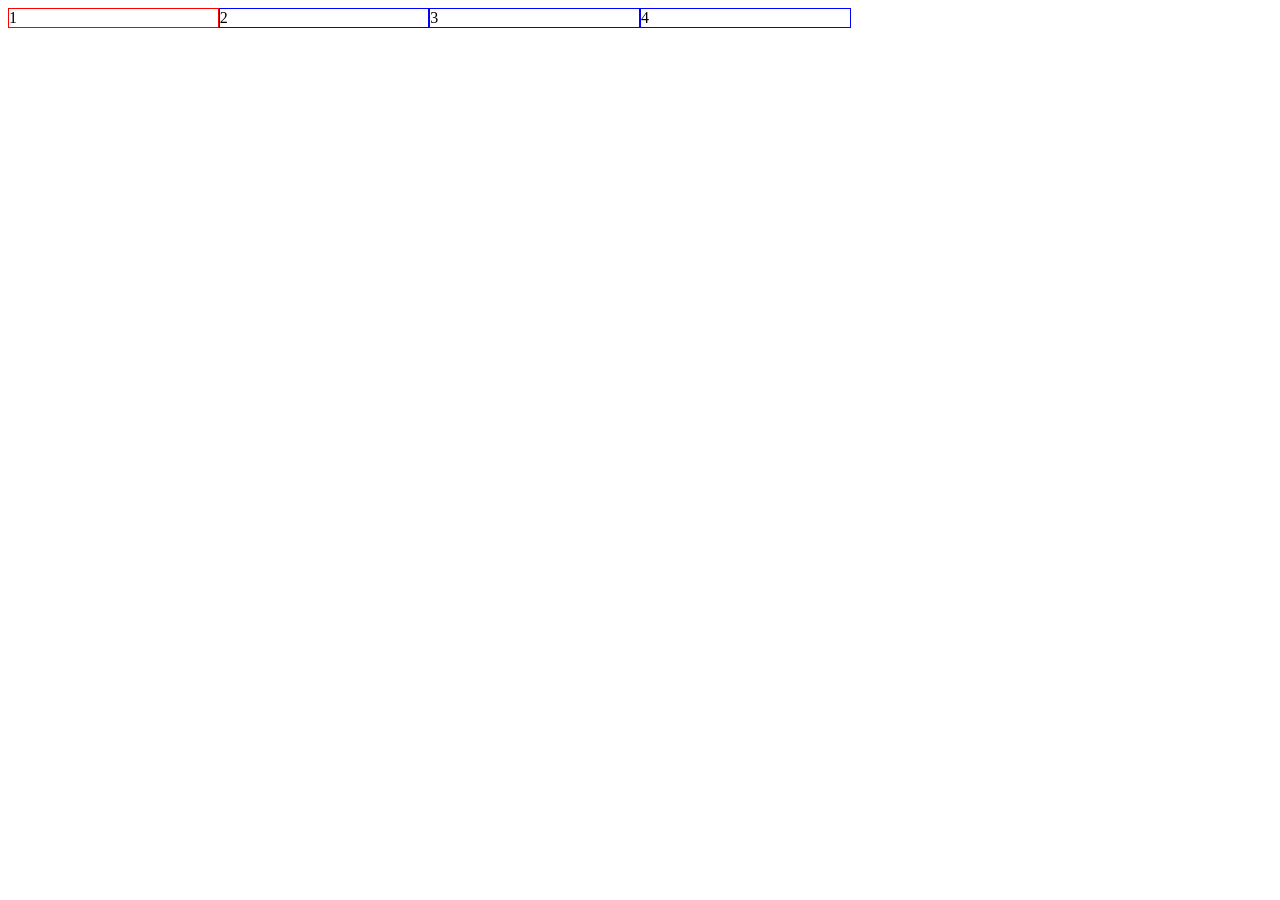
<file: CSS_GRID/index.html>
<!DOCTYPE html>
<html lang="pt-BR">
<head>
    <meta charset="UTF-8">
    <meta name="viewport" content="width=device-width, initial-scale=1.0">
    <title>CSS-Grid</title>
    <link rel="stylesheet" href="style.css">
</head>
<body>
    <div id="app">
        <div>1</div>
        <span>2</span>
        <span>3</span>
        <span>4</span>
    </div>
    
</body>
</html>
</file>
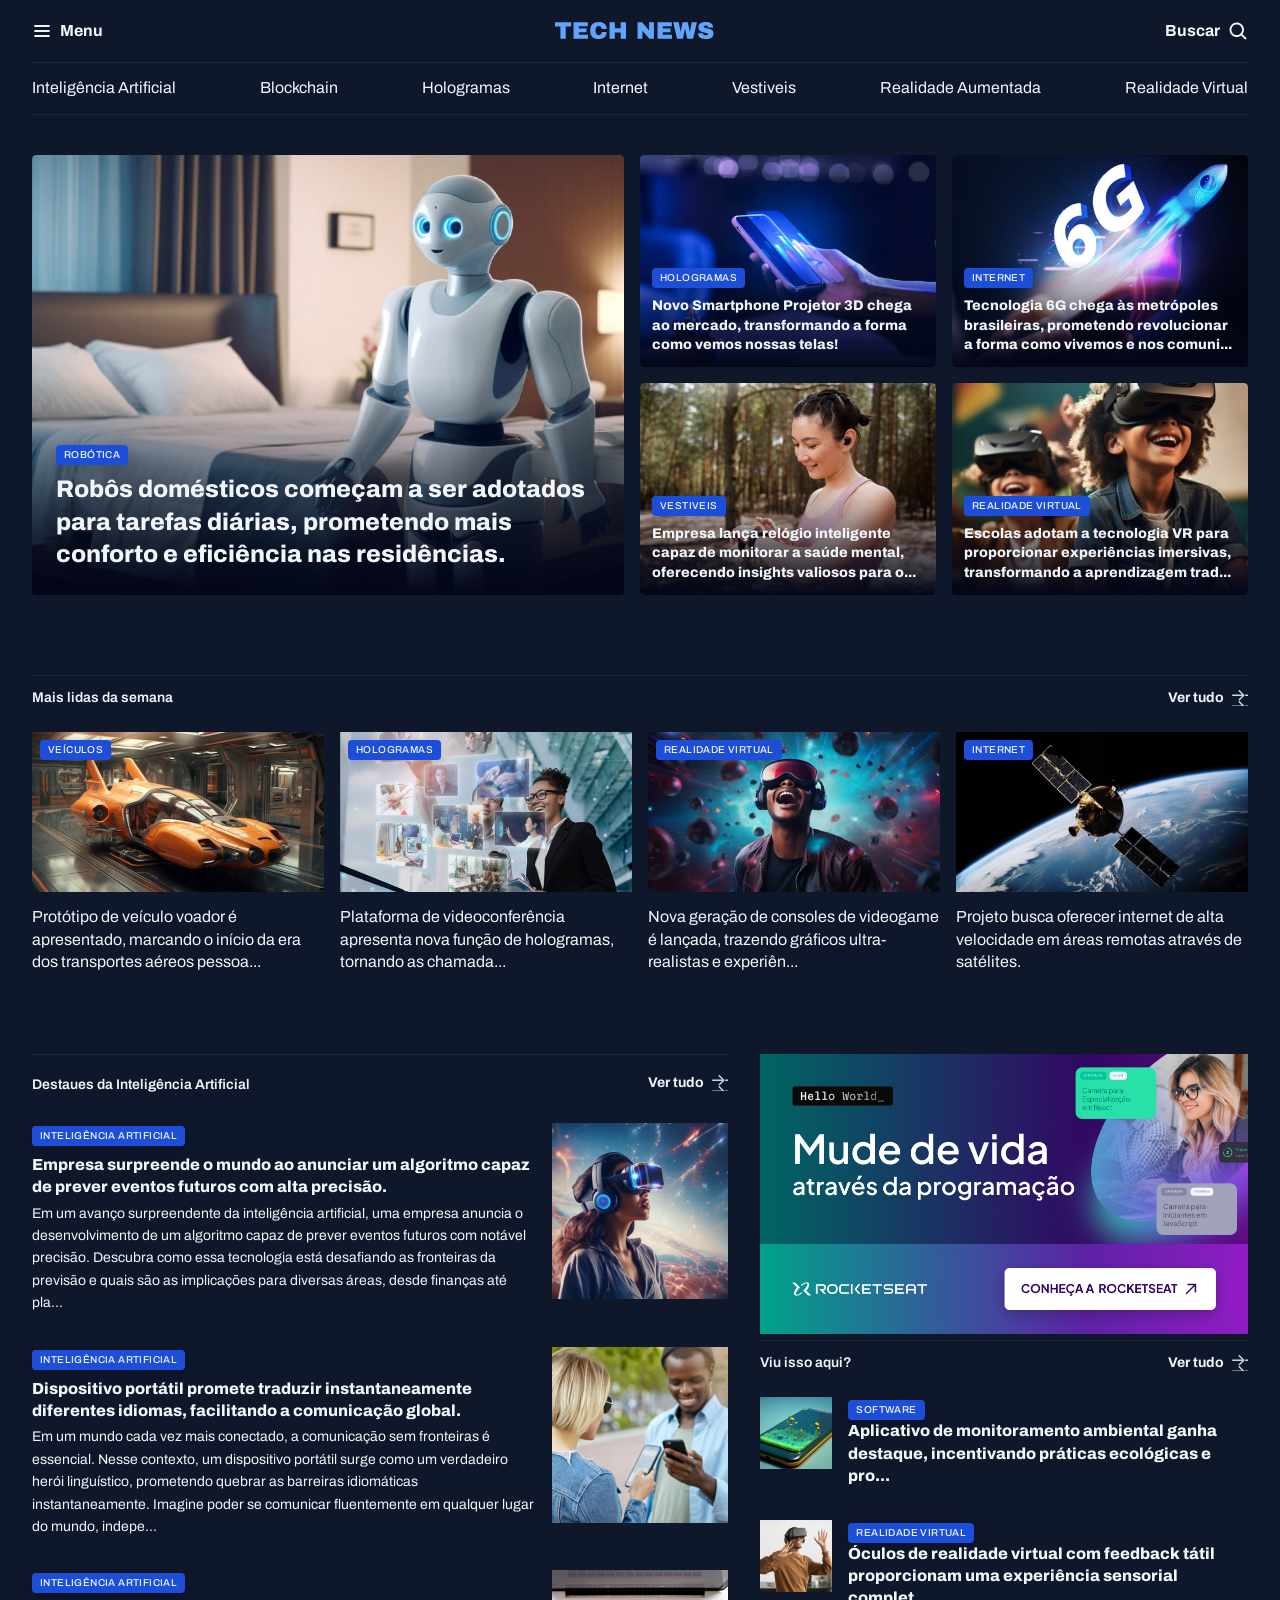
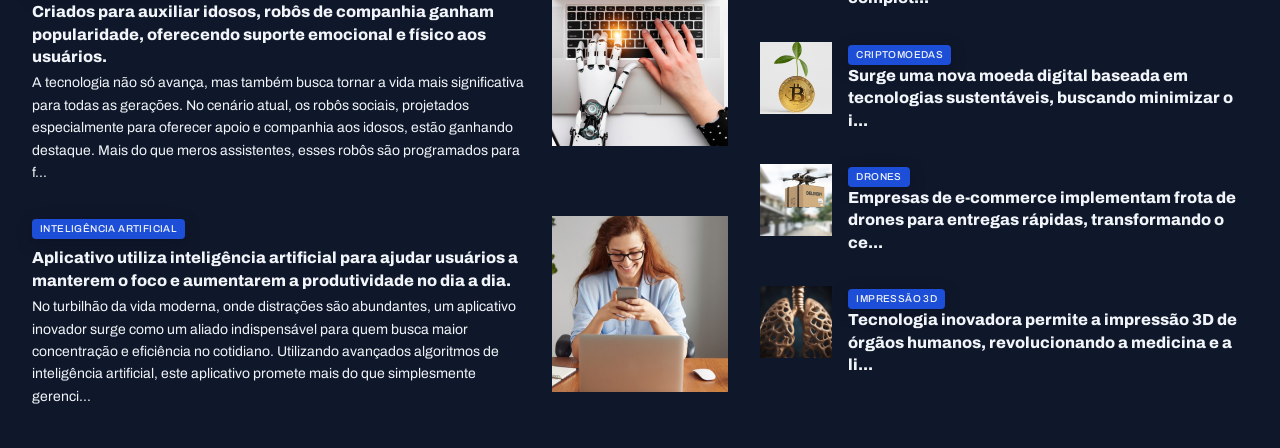
<file: Projeto-portalNotícias/index.html>
<!DOCTYPE html>
<html lang="pt-BR">

<head>
    <link rel="preconnect" href="https://fonts.googleapis.com">
    <link rel="preconnect" href="https://fonts.gstatic.com" crossorigin>

    <meta charset="UTF-8">
    <meta name="viewport" content="width=device-width, initial-scale=1.0">
    <title>Portal de Notícias</title>

    <link rel="stylesheet" href="CSS/index.css">
    <link
        href="https://fonts.googleapis.com/css2?family=Alice&family=Archivo:ital,wght@0,100..900;1,100..900&family=Poppins:wght@400;700&family=Roboto:ital,wght@0,100..900;1,100..900&display=swap"
        rel="stylesheet">
</head>

<body>
    <header class="container">
        <nav id="primary" class="grid grid-flow-col">
            <div>
                <img src="assets/icons/List.svg" alt="ícone de menu">
                <strong>Menu</strong>
            </div>

            <div>
                <img src="assets/Logo.svg" alt="Tech news logo">
            </div>

            <div>
                <strong>Buscar</strong>
                <img src="assets/icons/MagnifyingGlass.svg" alt="ícone de lupa para pesquisa">
            </div>
        </nav>
        <nav id="secondary" class="grid grid-flow-col">
            <a href="#">Inteligência Artificial</a>
            <a href="#">Blockchain</a>
            <a href="#">Hologramas</a>
            <a href="#">Internet</a>
            <a href="#">Vestiveis</a>
            <a href="#">Realidade Aumentada</a>
            <a href="#">Realidade Virtual</a>

        </nav>
    </header>

    <main class="grid container">
        <section id="featured" class="grid grid-flow-col gap-16">
            <figure class="card">
                <img src="assets/imagens/Image 01.png" alt="imagem de um robo">
                <figcaption>
                    <span class="content-tag">robótica</span>
                    <h2 class="text-2xl">Robôs domésticos começam a ser adotados para tarefas diárias, prometendo mais
                        conforto e eficiência nas residências.</h2>
                </figcaption>
            </figure>

            <div class="grid grid-cols2 gap-16">
                <figure class="card">
                    <img src="assets/imagens/Image 02.png" alt="">
                    <figcaption>
                        <span class="content-tag">Hologramas</span>
                        <h2 class="text-lg">Novo Smartphone Projetor 3D chega ao mercado, transformando a forma como
                            vemos nossas telas!</h2>
                    </figcaption>
                </figure>

                <figure class="card">
                    <img src="assets/imagens/Image 03.png" alt="">
                    <figcaption>
                        <span class="content-tag">internet</span>
                        <h2 class="text-lg">Tecnologia 6G chega às metrópoles brasileiras, prometendo revolucionar a
                            forma como vivemos e nos comuni...</h2>
                    </figcaption>
                </figure>

                <figure class="card">
                    <img src="assets/imagens/Image 04.png" alt="">
                    <figcaption>
                        <span class="content-tag">vestiveis</span>
                        <h2 class="text-lg">Empresa lança relógio inteligente capaz de monitorar a saúde mental,
                            oferecendo insights valiosos para o...
                        </h2>
                    </figcaption>
                </figure>

                <figure class="card">
                    <img src="assets/imagens/Image 05.png" alt="">
                    <figcaption>
                        <span class="content-tag">realidade virtual</span>
                        <h2 class="text-lg">Escolas adotam a tecnologia VR para proporcionar experiências imersivas,
                            transformando a aprendizagem trad...</h2>
                    </figcaption>
                </figure>
            </div>
        </section>

        <section id="weekly">
            <header class="grid grid-flow-col">
                <h3>Mais lidas da semana</h3>
                <a href="#" class="grid grid-flow-col">
                    <strong>Ver tudo</strong>
                    <span></span>
                </a>
            </header>

            <div class="grid gap-16">
                <figure>
                    <span class="content-tag">veículos</span>
                    <img src="assets/imagens/Image 06.png" alt="">
                    <p>
                        Protótipo de veículo voador é apresentado, marcando o início da era dos transportes aéreos
                        pessoa...
                    </p>
                </figure>

                <figure>
                    <span class="content-tag">hologramas</span>
                    <img src="assets/imagens/Image 07.png" alt="">
                    <p>
                        Plataforma de videoconferência apresenta nova função de hologramas, tornando as chamada...
                    </p>
                </figure>

                <figure>
                    <span class="content-tag">realidade virtual</span>
                    <img src="assets/imagens/Image 08.png" alt="">
                    <p>
                        Nova geração de consoles de videogame é lançada, trazendo gráficos ultra-realistas e experiên...
                    </p>
                </figure>

                <figure>
                    <span class="content-tag">internet</span>
                    <img src="assets/imagens/Image 09.png" alt="">
                    <p>
                        Projeto busca oferecer internet de alta velocidade em áreas remotas através de satélites.
                    </p>
                </figure>
            </div>
        </section>

        <section id="ai">
            <header class="grid grid-flow-col">
                <h3>Destaues da Inteligência Artificial</h3>
                <a href="#" class="grid grid-flow-col">
                    <strong>Ver tudo</strong>
                    <span></span>
                </a>
            </header>

            <div class="grid gap-32">
                <article class="grid grid-flow-col gap-16">
                    <div>
                        <span class="content-tag">Inteligência Artificial</span>
                        <h3 class="text-xl">
                            Empresa surpreende o mundo ao anunciar um algoritmo capaz de prever eventos futuros com alta
                            precisão.
                        </h3>
                        <p class="text-sm">
                            Em um avanço surpreendente da inteligência artificial, uma empresa anuncia o desenvolvimento
                            de um algoritmo capaz de prever eventos futuros com notável precisão. Descubra como essa
                            tecnologia está desafiando as fronteiras da previsão e quais são as implicações para
                            diversas áreas, desde finanças até pla...
                        </p>
                    </div>

                    <div>
                        <img src="assets/imagens/Image 10.png" alt="">
                    </div>

                </article>

                <article class="grid grid-flow-col gap-16">
                    <div>
                        <span class="content-tag">Inteligência Artificial</span>
                        <h3 class="text-xl">
                            Dispositivo portátil promete traduzir instantaneamente diferentes idiomas, facilitando a
                            comunicação global.
                        </h3>
                        <p class="text-sm">
                            Em um mundo cada vez mais conectado, a comunicação sem fronteiras é essencial. Nesse
                            contexto, um dispositivo portátil surge como um verdadeiro herói linguístico, prometendo
                            quebrar as barreiras idiomáticas instantaneamente. Imagine poder se comunicar fluentemente
                            em qualquer lugar do mundo, indepe...
                        </p>
                    </div>

                    <div>
                        <img src="assets/imagens/Image 11.png" alt="">
                    </div>

                </article>

                <article class="grid grid-flow-col gap-16">
                    <div>
                        <span class="content-tag">Inteligência Artificial</span>
                        <h3 class="text-xl">
                            Criados para auxiliar idosos, robôs de companhia ganham popularidade, oferecendo suporte
                            emocional e físico aos usuários.
                        </h3>
                        <p class="text-sm">
                            A tecnologia não só avança, mas também busca tornar a vida mais significativa para todas as
                            gerações. No cenário atual, os robôs sociais, projetados especialmente para oferecer apoio e
                            companhia aos idosos, estão ganhando destaque. Mais do que meros assistentes, esses robôs
                            são programados para f...
                        </p>
                    </div>

                    <div>
                        <img src="assets/imagens/Image 12.png" alt="">
                    </div>

                </article>

                <article class="grid grid-flow-col gap-16">
                    <div>
                        <span class="content-tag">Inteligência Artificial</span>
                        <h3 class="text-xl">
                            Aplicativo utiliza inteligência artificial para ajudar usuários a manterem o foco e
                            aumentarem a produtividade no dia a dia.
                        </h3>
                        <p class="text-sm">
                            No turbilhão da vida moderna, onde distrações são abundantes, um aplicativo inovador surge
                            como um aliado indispensável para quem busca maior concentração e eficiência no cotidiano.
                            Utilizando avançados algoritmos de inteligência artificial, este aplicativo promete mais do
                            que simplesmente gerenci...
                        </p>
                    </div>

                    <div>
                        <img src="assets/imagens/Image 13.png" alt="">
                    </div>

                </article>
            </div>
        </section>

        <aside>
            <div id="ads">
                <img src="assets/Ads.png" alt="">
            </div>

            <section id="more">
                <header class="grid grid-flow-col">
                    <h3>Viu isso aqui?</h3>
                    <a href="#" class="grid grid-flow-col">
                        <strong>Ver tudo</strong>
                        <span></span>
                    </a>
                </header>
                <div class="grid gap-32">
                    <article class="grid grid-flow-col gap-16">

                        <div>
                            <img src="assets/imagens/Image 14.png" alt="">
                        </div>

                        <div>
                            <span class="content-tag">SOFTWARE</span>
                            <h3 class="text-xl">
                                Aplicativo de monitoramento ambiental ganha destaque, incentivando práticas ecológicas e
                                pro...
                            </h3>
                        </div>

                    </article>

                    <article class="grid grid-flow-col gap-16">

                        <div>
                            <img src="assets/imagens/Image 15.png" alt="">
                        </div>

                        <div>
                            <span class="content-tag">REALIDADE VIRTUAL</span>
                            <h3 class="text-xl">
                                Óculos de realidade virtual com feedback tátil proporcionam uma experiência sensorial
                                complet...
                            </h3>
                        </div>

                    </article>

                    <article class="grid grid-flow-col gap-16">

                        <div>
                            <img src="assets/imagens/Image 16.png" alt="">
                        </div>

                        <div>
                            <span class="content-tag">CRIPTOMOEDAS</span>
                            <h3 class="text-xl">
                                Surge uma nova moeda digital baseada em tecnologias sustentáveis, buscando minimizar o
                                i...
                            </h3>
                        </div>

                    </article>


                    <article class="grid grid-flow-col gap-16">

                        <div>
                            <img src="assets/imagens/Image 17.png" alt="">
                        </div>

                        <div>
                            <span class="content-tag">DRONES</span>
                            <h3 class="text-xl">
                                Empresas de e-commerce implementam frota de drones para entregas rápidas, transformando
                                o
                                ce...
                            </h3>
                        </div>

                    </article>
                    <article class="grid grid-flow-col gap-16">

                        <div>
                            <img src="assets/imagens/Image 18.png" alt="">
                        </div>

                        <div>
                            <span class="content-tag">IMPRESSÃO 3D</span>
                            <h3 class="text-xl">
                                Tecnologia inovadora permite a impressão 3D de órgãos humanos, revolucionando a medicina
                                e a
                                li...
                            </h3>
                        </div>

                    </article>
                </div>
            </section>
        </aside>
    </main>
</body>

</html>
</file>
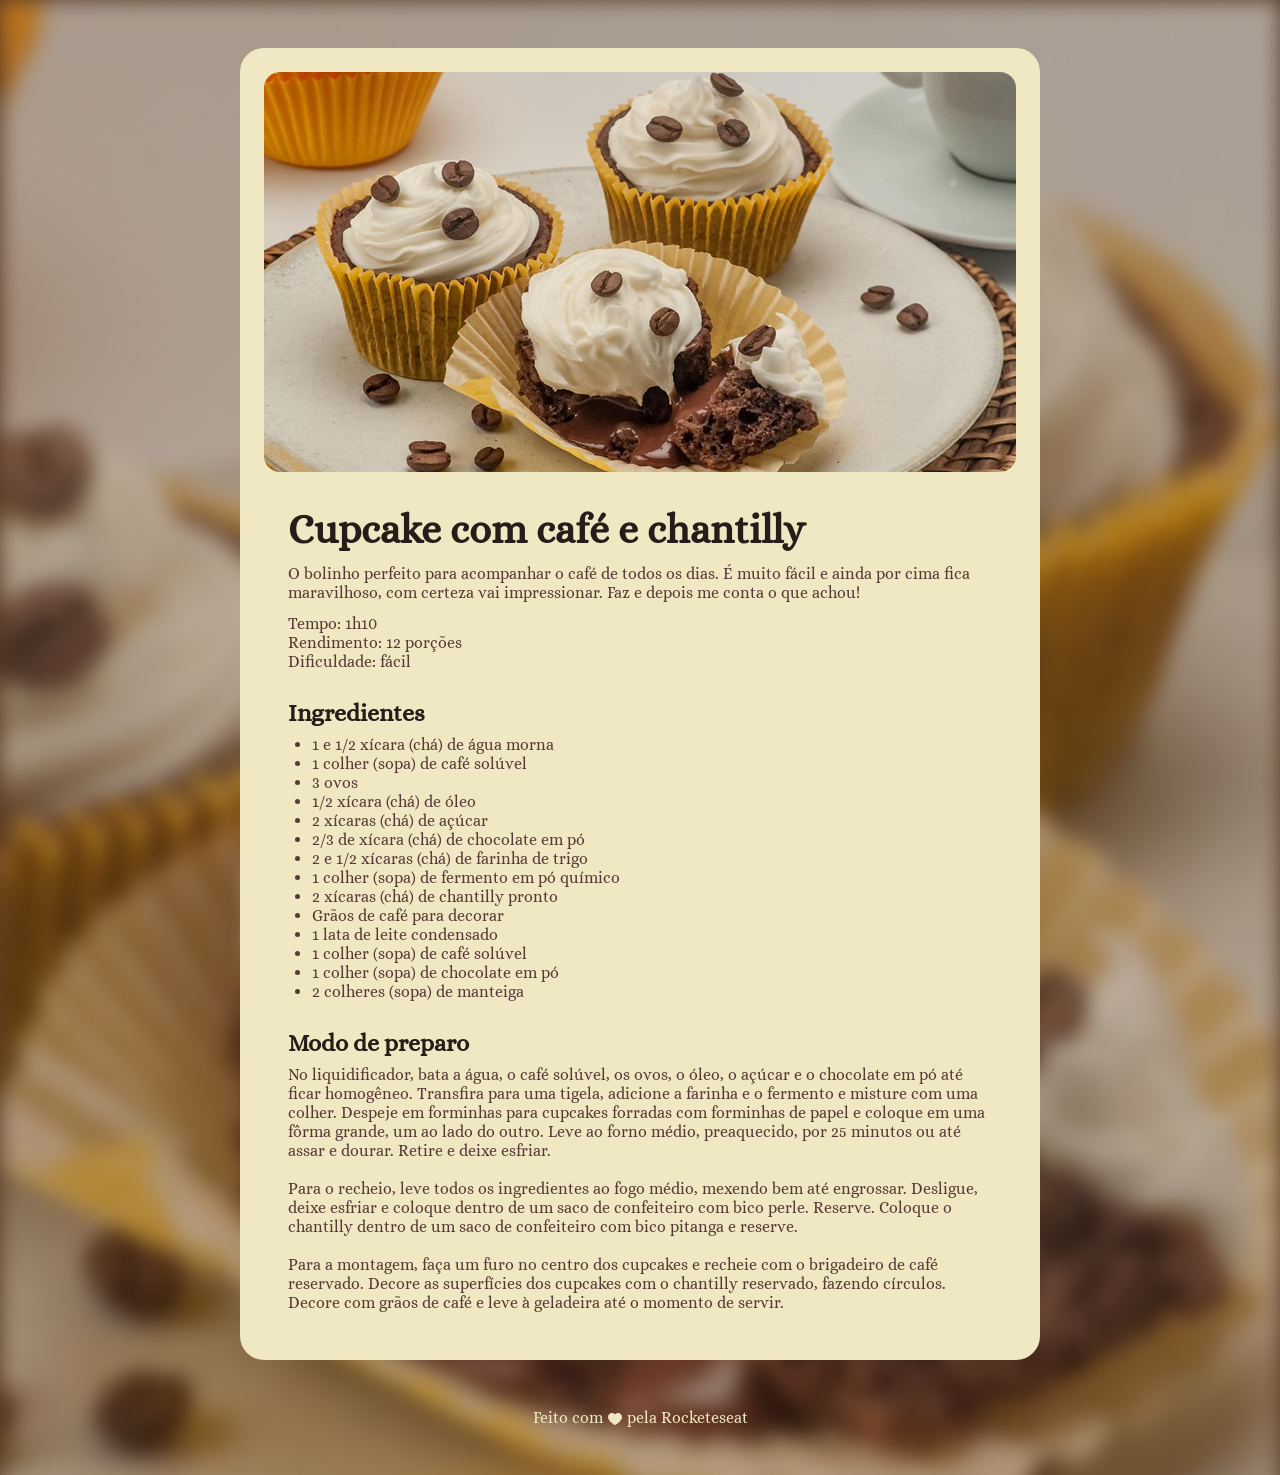
<file: Projeto-Receita/index.html>
<!DOCTYPE html>
<html lang="PT-BR">
<head>
    <meta charset="UTF-8">
    <meta name="viewport" content="width=device-width, initial-scale=1.0">
    <title>Página de Receita</title>
    <link rel="stylesheet" href="style.css">
    <link rel="preconnect" href="https://fonts.googleapis.com">
    <link rel="preconnect" href="https://fonts.gstatic.com" crossorigin>
    <link href="https://fonts.googleapis.com/css2?family=Alice&display=swap" rel="stylesheet">
</head>
<body>
    <div id="page">
        <img src="assets/main-image.png" alt="Imagem de três cupcakes com grãos de café e chantilly">
        <main>
            <section id="about">
                <h1>Cupcake com café e chantilly</h1>
                <p>
                    O bolinho perfeito para acompanhar o café de todos os dias. 
                    É muito fácil e ainda por cima fica maravilhoso, com certeza vai impressionar. 
                    Faz e depois me conta o que achou!
                </p>
                <p>
                    Tempo: 1h10<br>
                    Rendimento: 12 porções<br>
                    Dificuldade: fácil
                </p>

            </section>

            <section id="ingredient">
                <h2>Ingredientes</h2>
                <ul>
                    <li>1 e 1/2 xícara (chá) de água morna</li>
                    <li>1 colher (sopa) de café solúvel</li>
                    <li>3 ovos</li>
                    <li>1/2 xícara (chá) de óleo</li>
                    <li>2 xícaras (chá) de açúcar</li>
                    <li>2/3 de xícara (chá) de chocolate em pó</li>
                    <li>2 e 1/2 xícaras (chá) de farinha de trigo</li>
                    <li>1 colher (sopa) de fermento em pó químico</li>
                    <li>2 xícaras (chá) de chantilly pronto</li>
                    <li>Grãos de café para decorar</li>
                    <li>1 lata de leite condensado</li>
                    <li>1 colher (sopa) de café solúvel</li>
                    <li>1 colher (sopa) de chocolate em pó</li>
                    <li>2 colheres (sopa) de manteiga</li>
                </ul>
            </section>

            <section id="preparation">
                <h2>Modo de preparo</h2>
                <p>
                    No liquidificador, bata a água, o café solúvel, os ovos, o óleo, o açúcar e o chocolate em pó até ficar homogêneo. 
                    Transfira para uma tigela, adicione a farinha e o fermento e misture com uma colher. 
                    Despeje em forminhas para cupcakes forradas com forminhas de papel e coloque em uma fôrma grande, um ao lado do outro. 
                    Leve ao forno médio, preaquecido, por 25 minutos ou até assar e dourar. Retire e deixe esfriar.
                    <br><br>
                    Para o recheio, leve todos os ingredientes ao fogo médio, mexendo bem até engrossar. 
                    Desligue, deixe esfriar e coloque dentro de um saco de confeiteiro com bico perle. Reserve. 
                    Coloque o chantilly dentro de um saco de confeiteiro com bico pitanga e reserve.
                    <br><br>
                    Para a montagem, faça um furo no centro dos cupcakes e recheie com o brigadeiro de café reservado. 
                    Decore as superfícies dos cupcakes com o chantilly reservado, fazendo círculos. 
                    Decore com grãos de café e leve à geladeira até o momento de servir.
                </p>
            </section>
        </main>
    </div>
    <footer>
        Feito com <img src="assets/coracao.svg" alt="Ícone de um coração branco"> pela Rocketeseat
    </footer>
</body>
</html>
</file>
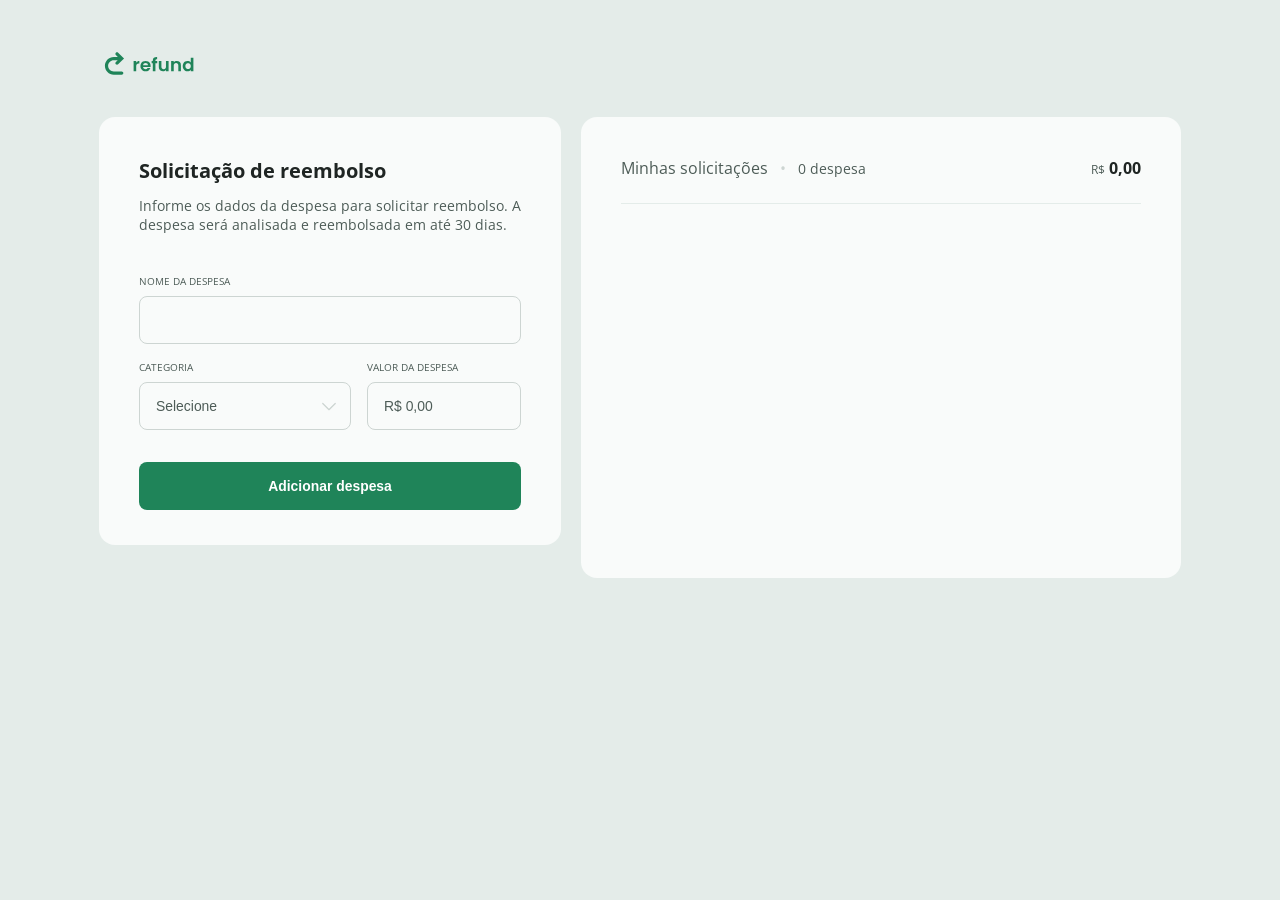
<file: Projeto-Refund/index.html>
<!DOCTYPE html>
<html lang="pt_BR">
  <head>
    <meta charset="UTF-8" />
    <meta name="viewport" content="width=device-width, initial-scale=1.0" />

    <link rel="preconnect" href="https://fonts.googleapis.com" />
    <link rel="preconnect" href="https://fonts.gstatic.com" crossorigin />

    <link
      href="https://fonts.googleapis.com/css2?family=Open+Sans:wght@400;600;700&display=swap"
      rel="stylesheet"
    />

    <link rel="stylesheet" href="assets/styles.css" />

    <title>Refund</title>
  </head>

  <body>
    <main>
      <img src="assets/img/logo.svg" alt="Convert logo" class="logo" />

      <section>
        <form>
          <h1>Solicitação de reembolso</h1>
          <p>
            Informe os dados da despesa para solicitar reembolso. A despesa será
            analisada e reembolsada em até 30 dias.
          </p>

          <fieldset>
            <legend>Nome da despesa</legend>
            <input type="text" id="expense" name="expense" required />
          </fieldset>

          <div class="inputs-row">
            <fieldset>
              <legend>Categoria</legend>
              <select id="category" name="category" required>
                <option value="" disabled selected hidden>Selecione</option>
                <option value="food">Alimentação</option>
                <option value="accommodation">Hospedagem</option>
                <option value="services">Serviços</option>
                <option value="transport">Transporte</option>
                <option value="others">Outros</option>
              </select>
            </fieldset>

            <fieldset>
              <legend>Valor da despesa</legend>
              <input
                type="text"
                name="amount"
                id="amount"
                placeholder="R$ 0,00"
                required
              />
            </fieldset>
          </div>

          <button type="submit">Adicionar despesa</button>
        </form>

        <aside>
          <header>
            <p>
              Minhas solicitações <i>&bullet;</i>
              <span>0 despesa</span>
            </p>
            <h2><small>R$</small>0,00</h2>
          </header>

          <ul>
            <!-- Exemplo da estrutura HTML de um item de despesa 
            <li class="expense">
              <img src="assets/img/food.svg" alt="Ícone de tipo da despesa" />

              <div class="expense-info">
                <strong>Almoço</strong>
                <span>Alimentação</span>
              </div>

              <span class="expense-amount"><small>R$</small>1.420,57</span>

              <img src="assets/img/remove.svg" alt="remover" class="remove-icon" />
            </li> -->
          </ul>
        </aside>
      </section>
    </main>
  <script src="script.js"></script>
  </body>
</html>
</file>
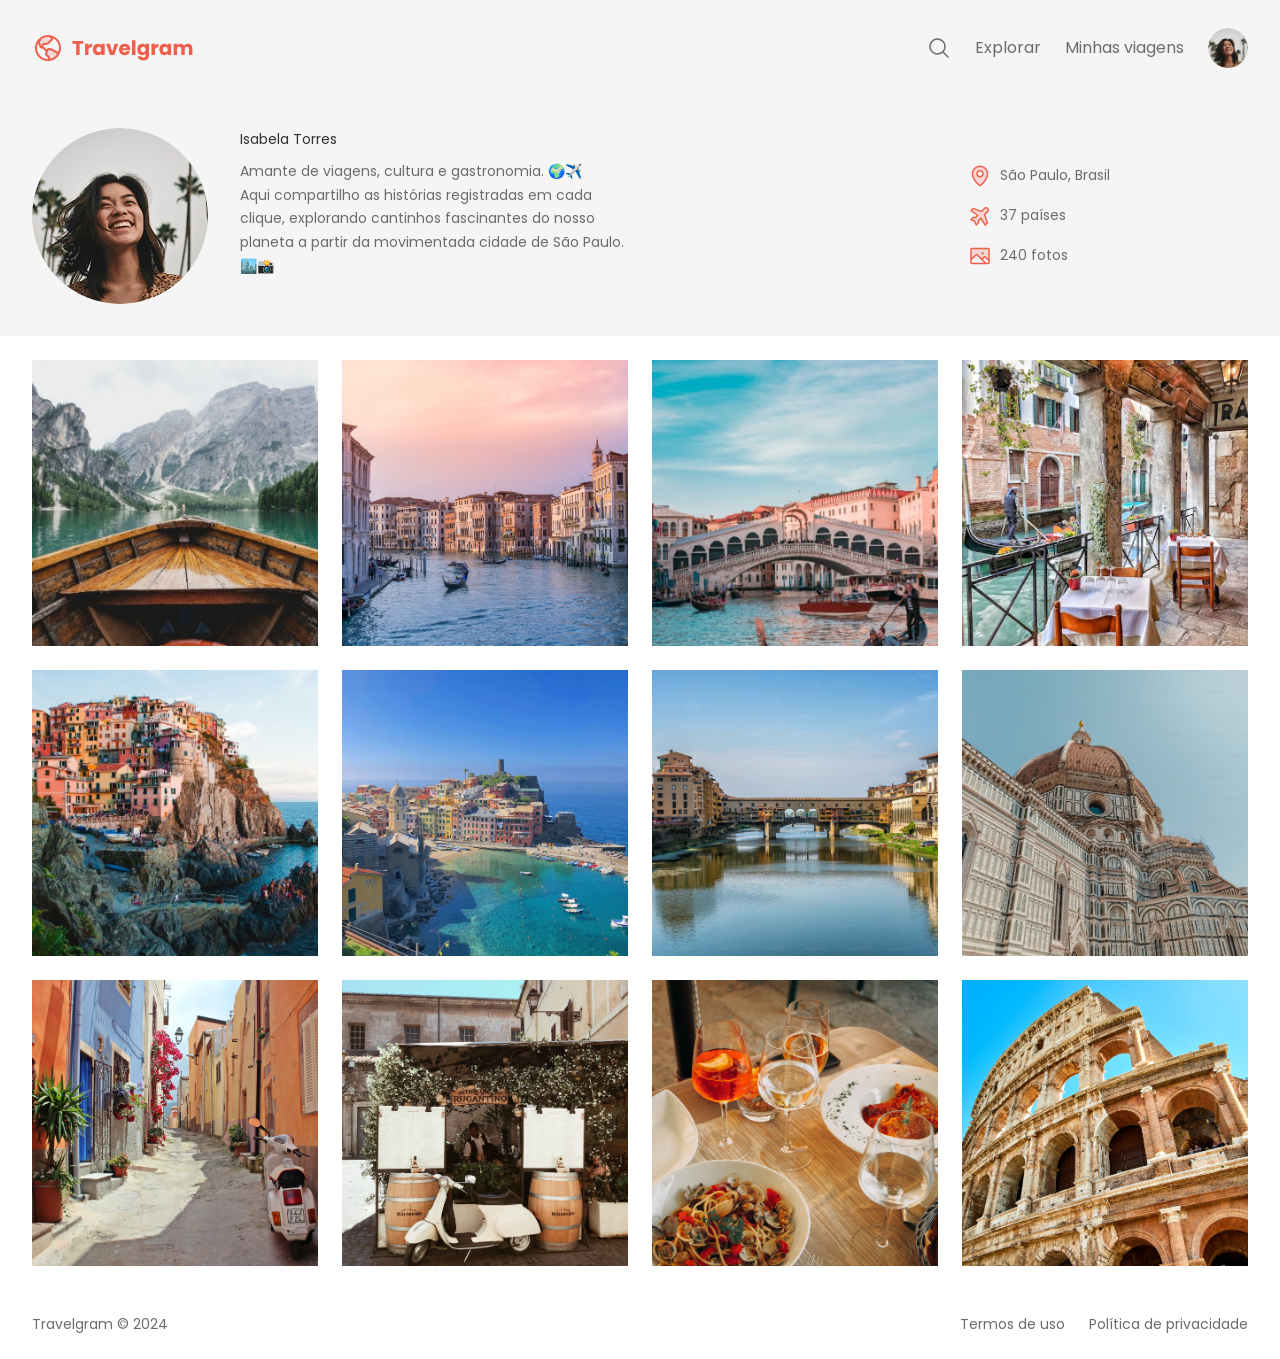
<file: projeto-travelgam/index.html>
<!DOCTYPE html>
<html lang="en">

<head>

    <link rel="preconnect" href="https://fonts.googleapis.com">
    <link rel="preconnect" href="https://fonts.gstatic.com" crossorigin>

    <meta charset="UTF-8">
    <meta name="viewport" content="width=device-width, initial-scale=1.0">
    <title>TRAVELGAM - Perfil de viagens</title>

    <link rel="stylesheet" href="styles/index.css">
    <link
        href="https://fonts.googleapis.com/css2?family=Alice&family=Poppins:wght@400;700&family=Roboto:ital,wght@0,100..900;1,100..900&display=swap"
        rel="stylesheet">
</head>

<body>
    <div class="bg-surface-color">
        <nav class="container">
            <a href="#" id="logomarca">
                <img src="assets/Logo.svg">
            </a>

            <ul class="primary-menu">
                <li>
                    <a href="#">
                        <img src="assets/icons/MagnifyingGlass.svg" alt="Lupa de pesquisa">
                    </a>
                </li>
                <li><a href="#">Explorar</a></li>
                <li><a href="#">Minhas viagens</a></li>
                <li><a href="#">
                        <img src="assets/Profile pic.png" alt="Imagem de Isabela Torres">
                    </a></li>
            </ul>
        </nav>

        <header>
            <div class="container">
                <div id="profile">

                    <img src="assets/Profile pic.png" alt="Imagem de Isabela Torres">

                    <div>
                        <h1>Isabela Torres</h1>
                        <p>
                            Amante de viagens, cultura e gastronomia. 🌍✈️<br>
                            Aqui compartilho as histórias registradas em cada clique, explorando cantinhos fascinantes
                            do
                            nosso
                            planeta a partir da movimentada cidade de São Paulo. 🏙️📸
                        </p>
                    </div>
                </div>

                <ul id="info">
                    <li>
                        <img src="assets/icons/MapPin.svg" alt="Ícone de localização">
                        <span>São Paulo, Brasil</span>
                    </li>
                    <li>
                        <img src="assets/icons/AirplaneTilt.svg" alt="Ícone de um avião">
                        <span>37 países</span>
                    </li>
                    <li>
                        <img src="assets/icons/Image.svg" alt="Ícone de uma foto">
                        <span>240 fotos</span>
                    </li>
                </ul>
            </div>
        </header>
    </div>
    <main class="container">
        <img src="assets/imagens/Image 01.png" alt="...">
        <img src="assets/imagens/Image 02.png" alt="...">      
        <img src="assets/imagens/Image 03.png" alt="...">
        <img src="assets/imagens/Image 04.png" alt="...">
        <img src="assets/imagens/Image 05.png" alt="...">
        <img src="assets/imagens/Image 06.png" alt="...">
        <img src="assets/imagens/Image 07.png" alt="...">
        <img src="assets/imagens/Image 08.png" alt="...">
        <img src="assets/imagens/Image 09.png" alt="...">
        <img src="assets/imagens/Image 10.png" alt="...">
        <img src="assets/imagens/Image 11.png" alt="...">
        <img src="assets/imagens/Image 12.png" alt="...">


    </main>

    <footer class="container">
        <span>Travelgram © 2024</span>
        <span>Termos de uso</span>
        <span>Política de privacidade</span>
    </footer>
</body>

</html>
</file>
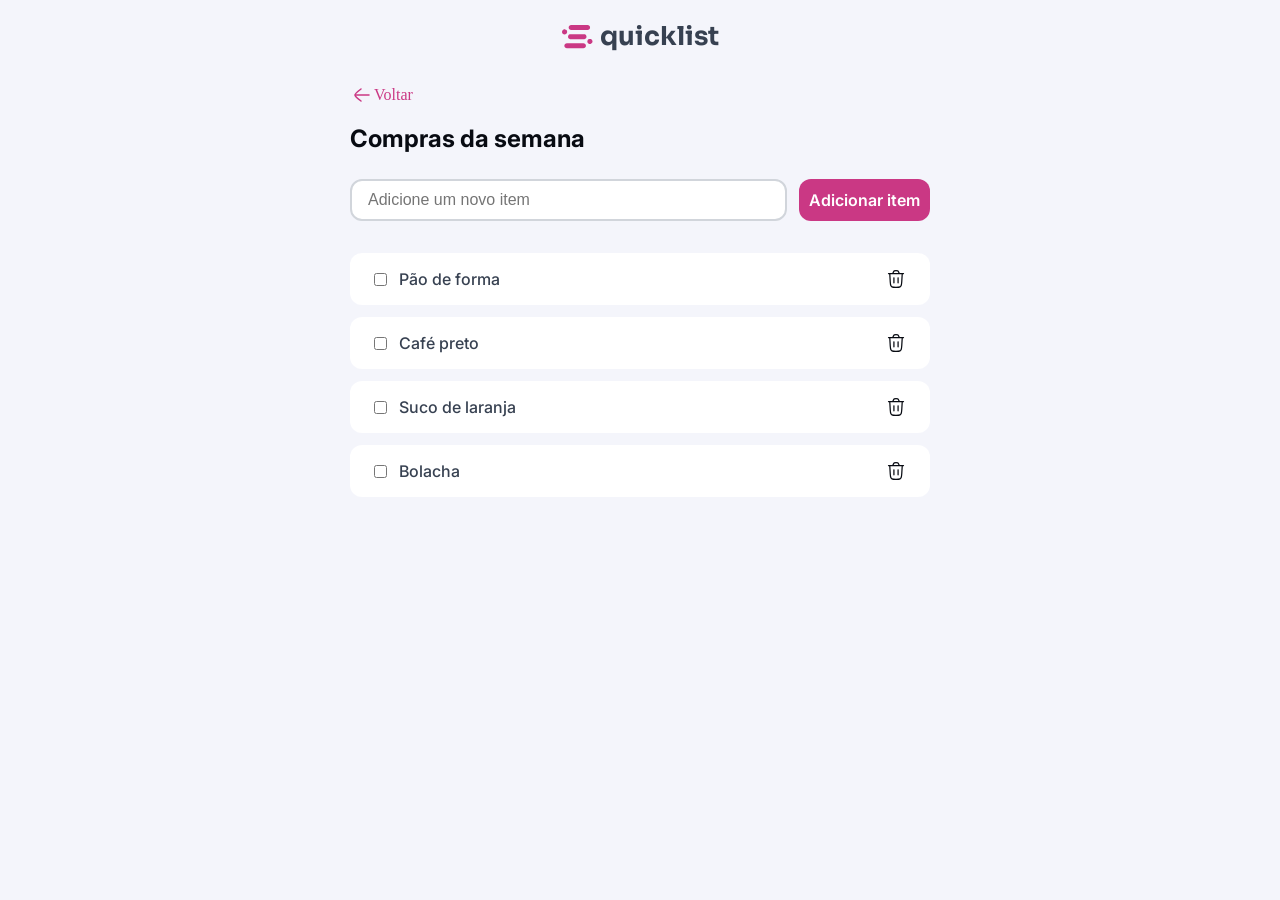
<file: Quicklist/index.html>
<!DOCTYPE html>
<html lang="pt-BR">
<head>

    <link rel="preconnect" href="https://fonts.googleapis.com">
    <link rel="preconnect" href="https://fonts.gstatic.com" crossorigin>
    

    <meta charset="UTF-8">
    <meta name="viewport" content="width=device-width, initial-scale=1.0">
    <title>Quicklist</title>
    
    <link rel="stylesheet" href="../Quicklist/assets/styles.css">  
    <link href="https://fonts.googleapis.com/css2?family=Inter:ital,opsz,wght@0,14..32,100..900;1,14..32,100..900&family=Sora:wght@100..800&display=swap" rel="stylesheet"> 
    

</head>
<body>
    <header id="logo">
        <img src="../Quicklist/assets/icons/logoIcon.svg" alt="Três barrinhas uma embaixo da outra em cor de rosa.">
        <h1>quicklist</h1>
    </header>
    <main>
        <section id="back">
            <a href="#">
                <button aria-label="Butão para retornar a página principal. Porém, como é uma página para fins de estudo no momento não contém uma página principal.">
                    <svg xmlns="http://www.w3.org/2000/svg" viewBox="0 0 24 24" width="24" height="24" color="currentColor" fill="none" stroke="currentColor" stroke-width="1.5"    stroke-linecap="round" stroke-linejoin="round">
                     <path d="M5.5 12.002H19"></path>
                        <path d="M10.9999 18.002C10.9999 18.002 4.99998 13.583 4.99997 12.0019C4.99996 10.4208 11 6.00195 11 6.00195"></path>
                    </svg>

                </button>
                <span>Voltar</span>
            </a>
        </section>

        <h2 id="title-page">Compras da semana</h2>

        <section id="add-item">
            <form>                
                <input type="text" name="item" id="get-item" placeholder="Adicione um novo item">
                <button type="submit" class="submit" aria-label="Butão para adicionar um novo item a lista de compra.">Adicionar item</button>
            </form>
        </section>

        <section id="list">
            <ul class="itemsList">
                <li class="item">
                    <div class="checkbox-wrapper">
                        <input type="checkbox" id="item-1">
                        <label for="item-1">Pão de forma</label>
                    </div>
                    <button type="button" class="delete-btn" aria-label="Botão que serve para retirar o item da lista de compras."><img src="../Quicklist/assets/icons/trashIcon.svg" alt="ícone de uma lixeira"></button>
                </li>

                <li class="item">
                    <div class="checkbox-wrapper">
                        <input type="checkbox" id="item-2">
                        <label for="item-2">Café preto</label>
                    </div>
                    <button type="button" class="delete-btn" aria-label="Botão que serve para retirar o item da lista de compras."><img src="../Quicklist/assets/icons/trashIcon.svg" alt="ícone de uma lixeira"></button>
                </li>

                <li class="item">
                    <div class="checkbox-wrapper">
                        <input type="checkbox" id="item-3">
                        <label for="item-3">Suco de laranja</label>
                    </div>
                    <button type="button" class="delete-btn" aria-label="Botão que serve para retirar o item da lista de compras."><img src="../Quicklist/assets/icons/trashIcon.svg" alt="ícone de uma lixeira"></button>
                </li>

                <li class="item">
                    <div class="checkbox-wrapper">
                        <input type="checkbox" id="item-4">
                        <label for="item-4">Bolacha</label>
                    </div>
                    <button type="button" class="delete-btn" aria-label="Botão que serve para retirar o item da lista de compras."><img src="../Quicklist/assets/icons/trashIcon.svg" alt="ícone de uma lixeira"></button>
                </li>
            </ul>
        </section>

        <div id="delete-alert" class="alert hidden">
            <div class="wrapper">
                <img src="../Quicklist/assets/icons/warning-circle.svg" alt="">
                <span>O Item foi removido da lista</span>
            </div>
            <img src="../Quicklist/assets/icons/delete-small.svg" alt="">
        </div>
        
    </main>


    
    <script src="script.js"></script>
</body>
</html>
</file>
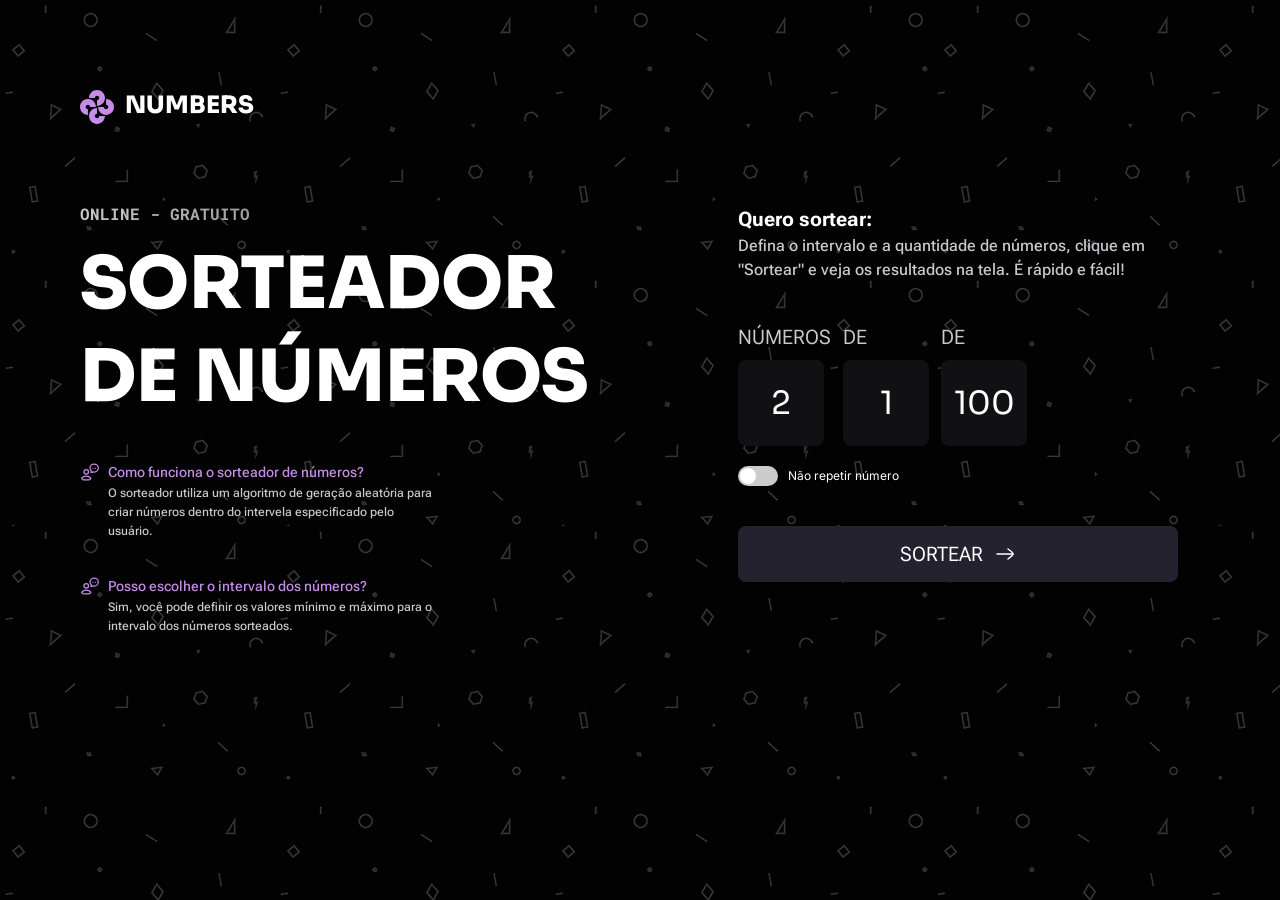
<file: Sorteador_de_numeros/index.html>
<!DOCTYPE html>
<html lang="pt-BR">

<head>
    <link rel="preconnect" href="https://fonts.googleapis.com">
    <link rel="preconnect" href="https://fonts.gstatic.com" crossorigin>


    <meta charset="UTF-8">
    <meta name="viewport" content="width=device-width, initial-scale=1.0">
    <title>Sorteador de Números</title>

    <link
        href="https://fonts.googleapis.com/css2?family=Inter:ital,opsz,wght@0,14..32,100..900;1,14..32,100..900&family=Roboto+Flex:opsz,wght,XOPQ,XTRA,YOPQ,YTDE,YTFI,YTLC,YTUC@8..144,100..1000,96,468,79,-203,738,514,712&family=Roboto+Mono:ital,wght@0,700;1,700&family=Sora:wght@100..800&display=swap"
        rel="stylesheet">
    <link rel="stylesheet" href="assets/styles.css">

</head>

<body>
    <header>
        <img src="assets/icons/logo.svg" alt="ícone da logo do projeto">
        <span>Numbers</span>
    </header>

    <main class="container">
        <div class="container-left">
            <h5>Online - Gratuito</h5>

            <h1>Sorteador de números</h1>

            <div class="conteudo">
                <div class="primeira">
                    <img src="assets/icons/perfil.svg" alt="">

                    <div>
                        <span class="title">
                            Como funciona o sorteador de números?
                        </span>
                        <br>
                        <span class="answer">
                            O sorteador utiliza um algoritmo de geração aleatória para criar números dentro do intervela
                            especificado pelo usuário.
                        </span>
                    </div>
                </div>

                <div class="segunda">
                    <img src="assets/icons/perfil.svg" alt="">

                    <div>
                        <span class="title">
                            Posso escolher o intervalo dos números?
                        </span>
                        <br>

                        <span class="answer">
                            Sim, você pode definir os valores mínimo e máximo para o intervalo dos números sorteados.
                        </span>
                    </div>
                </div>
            </div>
        </div>


        <div class="container-right">
            <form action="">
                <fieldset class="form-fieldset">
                    <legend>Quero sortear:</legend>
                    <p>Defina o intervalo e a quantidade de números, clique em "Sortear" e veja os resultados na tela. É
                        rápido e fácil!</p>

                    <div class="inputs-wrapper">
                        <div class="input-group">
                            <label for="quantidade">Números</label>
                            <input type="text" id="quantidade" value="2">
                        </div>

                        <div class="input-group">
                            <label for="minimo">De</label>
                            <input type="text" id="minimo" value="1">
                        </div>

                        <div class="input-group">
                            <label for="maximo">De</label>
                            <input type="text" id="maximo" value="100">
                        </div>
                    </div>

                    <div class="checkbox-group">
                        <input type="checkbox" id="no-repeat">
                        <label for="no-repeat">Não repetir número</label>
                    </div>

                    <button type="submit" class="btn-sortear">
                        Sortear <img src="assets/icons/arrow.svg" alt="Seta apontando para o lado direito">
                    </button>
                </fieldset>

                

                <fieldset class="hidde">
                    <legend>Resultado do sorteio</legend>
                    <p>Resultado</p>

                    <div id="resultado-numeros">
                        
                    </div>

                    <button type="button" id="btn-voltar" class="btn-sortear" >
                    Sortear novamente <img src="assets/icons/returrn.svg" alt="Seta apontando para o lado direito">
                    </button>
                </fieldset>
            </form>

        </div>
        </div>
    </main>


    <script src="script.js"></script>
</body>

</html>
</file>
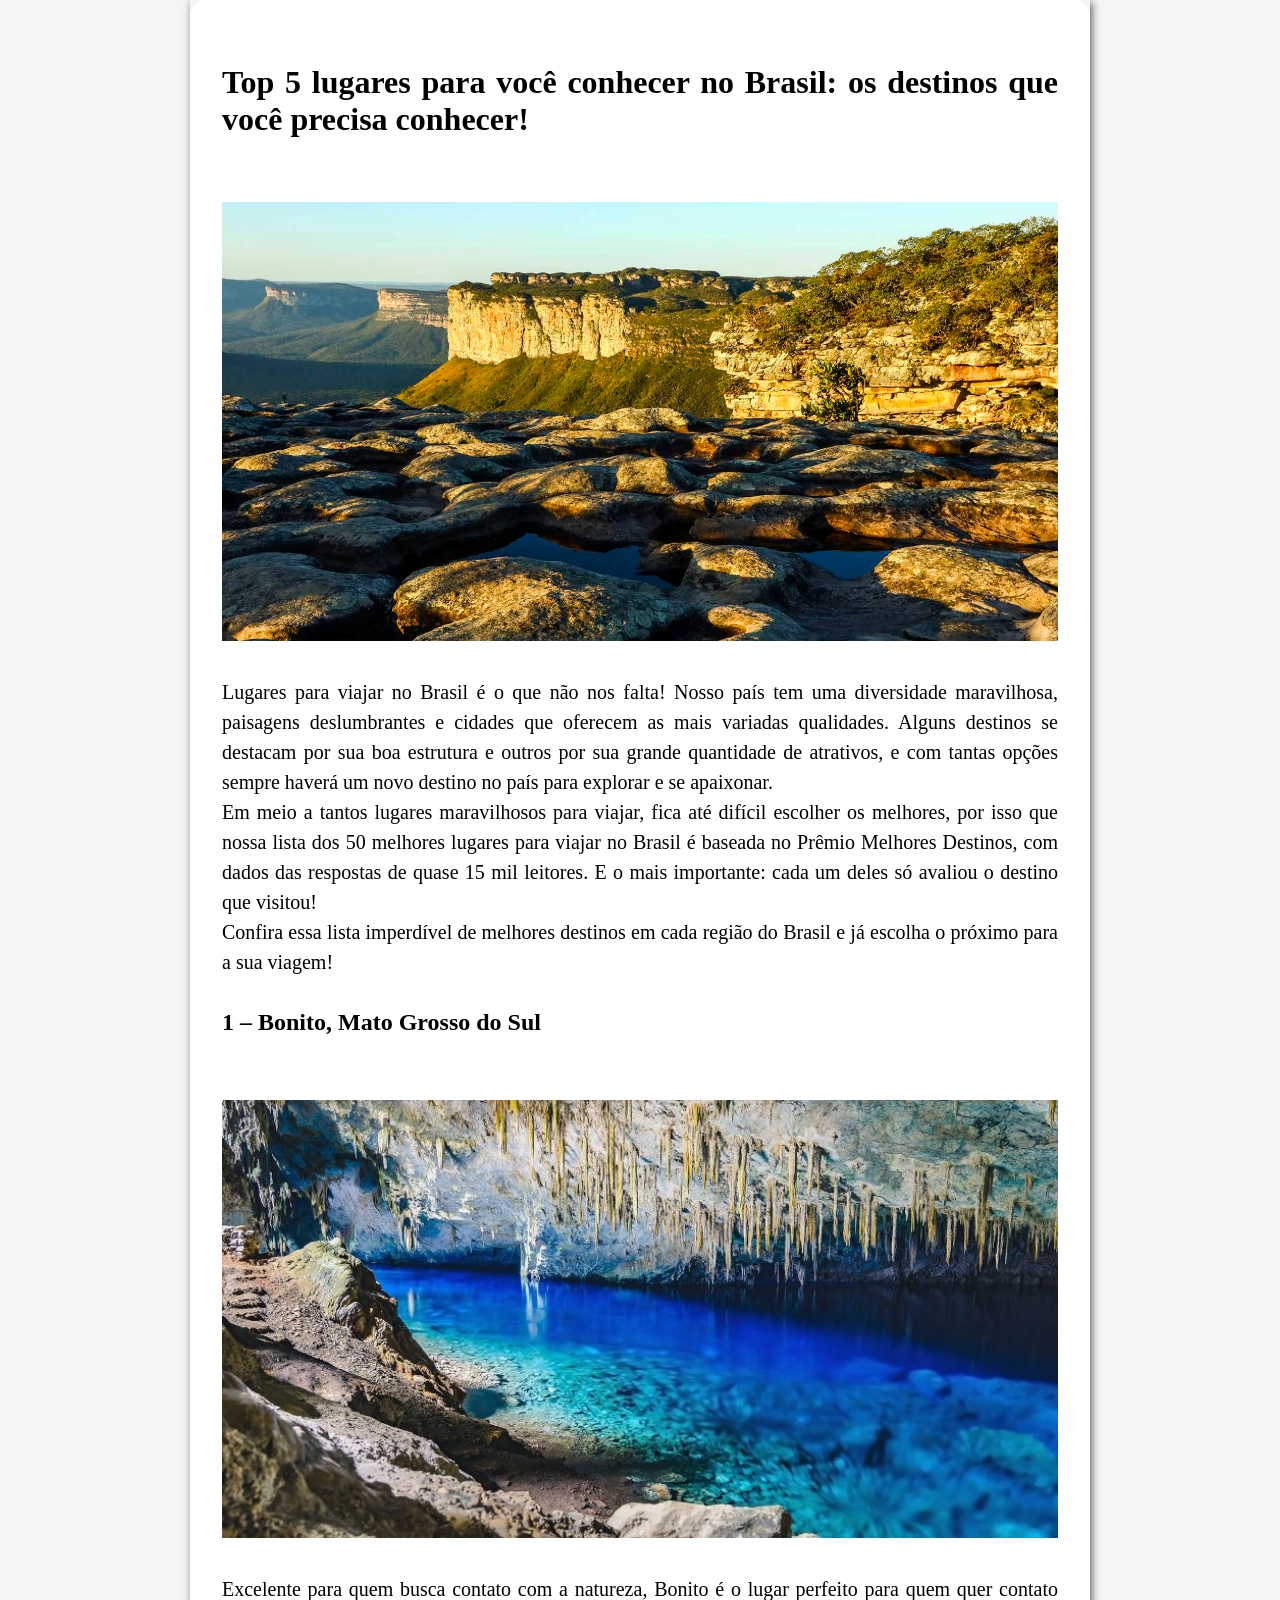
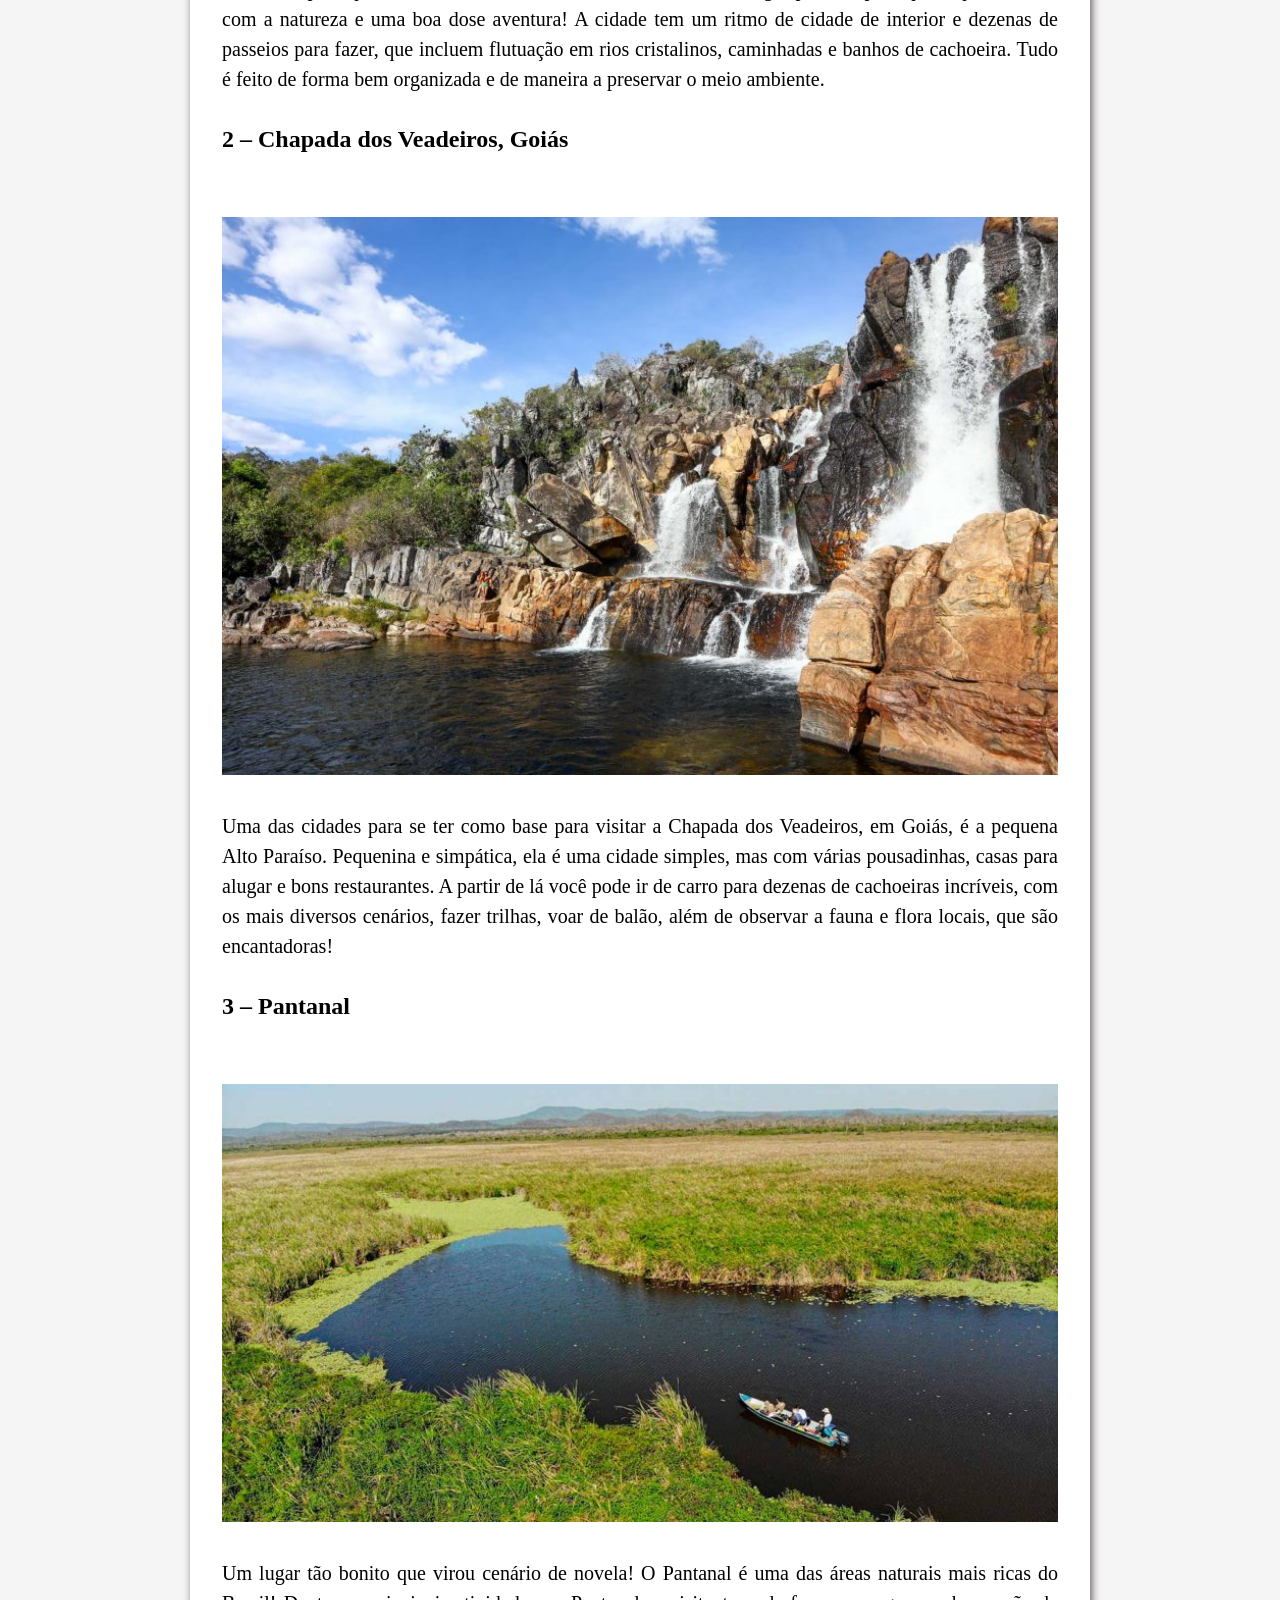
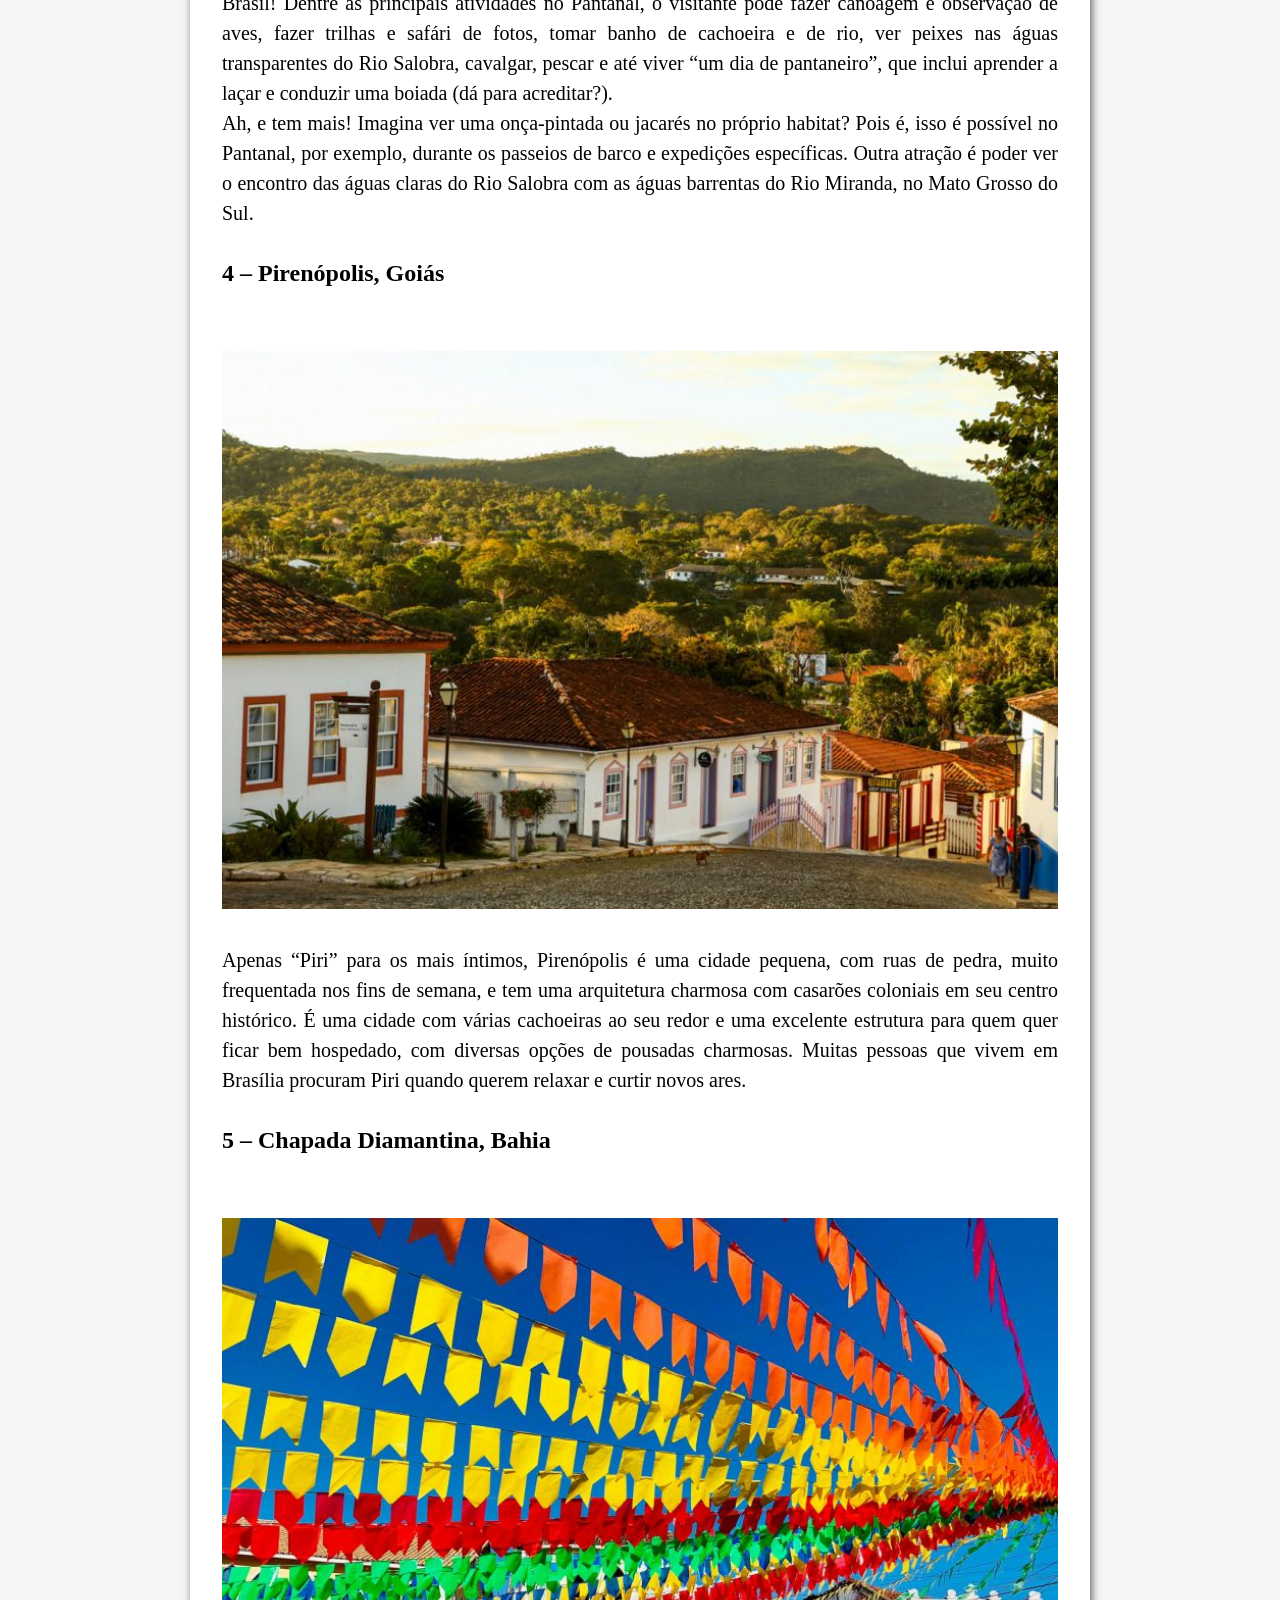
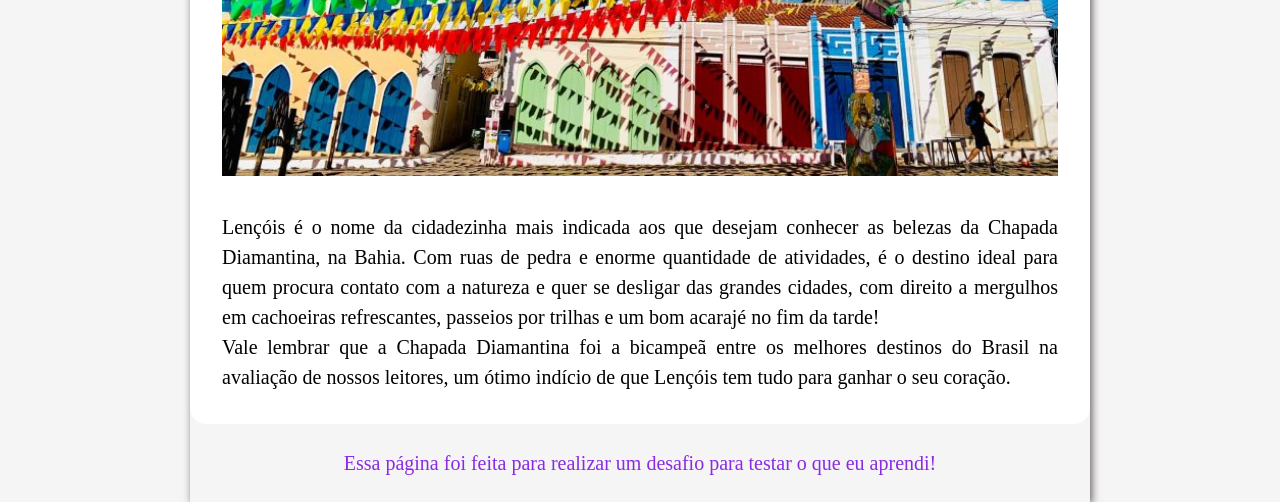
<file: testePratico/index.html>
<!DOCTYPE html>
<html lang="pt-BR">

<head>
    <meta charset="UTF-8">
    <meta name="viewport" content="width=device-width, initial-scale=1.0">
    <title>Local Turístico</title>
    <link rel="stylesheet" href="style.css">

</head>

<body>
    <div class="container">
        <main class="page">
            <h1>Top 5 lugares para você conhecer no Brasil: os destinos que você precisa conhecer!</h1>

            <img src="assets/5.jpg" alt="Imagem de uma montanha">

            <p>
                Lugares para viajar no Brasil é o que não nos falta! Nosso país tem uma diversidade maravilhosa,
                paisagens
                deslumbrantes e cidades que oferecem as mais variadas qualidades. Alguns destinos se destacam por sua
                boa
                estrutura e outros por sua grande quantidade de atrativos, e com tantas opções sempre haverá um novo
                destino
                no país para explorar e se apaixonar.
            </p>

            <p>
                Em meio a tantos lugares maravilhosos para viajar, fica até difícil escolher os melhores, por isso que
                nossa
                lista dos 50 melhores lugares para viajar no Brasil é baseada no Prêmio Melhores Destinos, com dados das
                respostas de quase 15 mil leitores. E o mais importante: cada um deles só avaliou o destino que visitou!
            </p>
            <p>
                Confira essa lista imperdível de melhores destinos em cada região do Brasil e já escolha o próximo para a sua viagem!
            </p>

            <h2> 1 – Bonito, Mato Grosso do Sul</h2>

            <img src="assets/img- bonito.jpg" alt="um lugar em Bonito-MT">
            
            <p>
                Excelente para quem busca contato com a natureza, Bonito é o lugar perfeito para quem quer contato com a natureza e uma boa dose aventura! A cidade tem um ritmo de cidade de interior e dezenas de passeios para fazer, que incluem flutuação em rios cristalinos, caminhadas e banhos de cachoeira. Tudo é feito de forma bem organizada e de maneira a preservar o meio ambiente.
            </p>

            <h2> 2 – Chapada dos Veadeiros, Goiás</h2>

            <img src="assets/Chapada_local2.jpeg" alt="Imagem de uma cachoeira">

            <p>
                 Uma das cidades para se ter como base para visitar a Chapada dos Veadeiros, em Goiás, é a pequena Alto Paraíso. Pequenina e simpática, ela é uma cidade simples, mas com várias pousadinhas, casas para alugar e bons restaurantes. A partir de lá você pode ir de carro para dezenas de cachoeiras incríveis, com os mais diversos cenários, fazer trilhas, voar de balão, além de observar a fauna e flora locais, que são encantadoras!
            </p>

            <h2> 3 – Pantanal</h2>

            <img src="assets/pantanal-img-3.jpg" alt="Imagem de um lago no pantanal">

            <p>
                Um lugar tão bonito que virou cenário de novela! O Pantanal é uma das áreas naturais mais ricas do Brasil! Dentre as principais atividades no Pantanal, o visitante pode fazer canoagem e observação de aves, fazer trilhas e safári de fotos, tomar banho de cachoeira e de rio, ver peixes nas águas transparentes do Rio Salobra, cavalgar, pescar e até viver “um dia de pantaneiro”, que inclui aprender a laçar e conduzir uma boiada (dá para acreditar?).
            </p>
            <p>
                Ah, e tem mais! Imagina ver uma onça-pintada ou jacarés no próprio habitat? Pois é, isso é possível no Pantanal, por exemplo, durante os passeios de barco e expedições específicas. Outra atração é poder ver o encontro das águas claras do Rio Salobra com as águas barrentas do Rio Miranda, no Mato Grosso do Sul.
            </p>

            <h2> 4 – Pirenópolis, Goiás</h2>

            <img src="assets/pirenopolis-img-4.jpg" alt="Imagem de casas antigas">

            <p>
                Apenas “Piri” para os mais íntimos, Pirenópolis é uma cidade pequena, com ruas de pedra, muito frequentada nos fins de semana, e tem uma arquitetura charmosa com casarões coloniais em seu centro histórico. É uma cidade com várias cachoeiras ao seu redor e uma excelente estrutura para quem quer ficar bem hospedado, com diversas opções de pousadas charmosas. Muitas pessoas que vivem em Brasília procuram Piri quando querem relaxar e curtir novos ares.
            </p>

            <h2> 5 – Chapada Diamantina, Bahia</h2>

            <img src="assets/chapada-diamantina-img5.jpeg" alt="Imagem em diamantina">

            <p>
                Lençóis é o nome da cidadezinha mais indicada aos que desejam conhecer as belezas da Chapada Diamantina, na Bahia. Com ruas de pedra e enorme quantidade de atividades, é o destino ideal para quem procura contato com a natureza e quer se desligar das grandes cidades, com direito a mergulhos em cachoeiras refrescantes, passeios por trilhas e um bom acarajé no fim da tarde!            
            </p>
            <p>
                Vale lembrar que a Chapada Diamantina foi a bicampeã entre os melhores destinos do Brasil na avaliação de nossos leitores, um ótimo indício de que Lençóis tem tudo para ganhar o seu coração.
            </p>
        </main>

        <footer>
            <p>Essa página foi feita para realizar um desafio para testar o que eu aprendi!</p>
        </footer>
    </div>

</body>

</html>
</file>
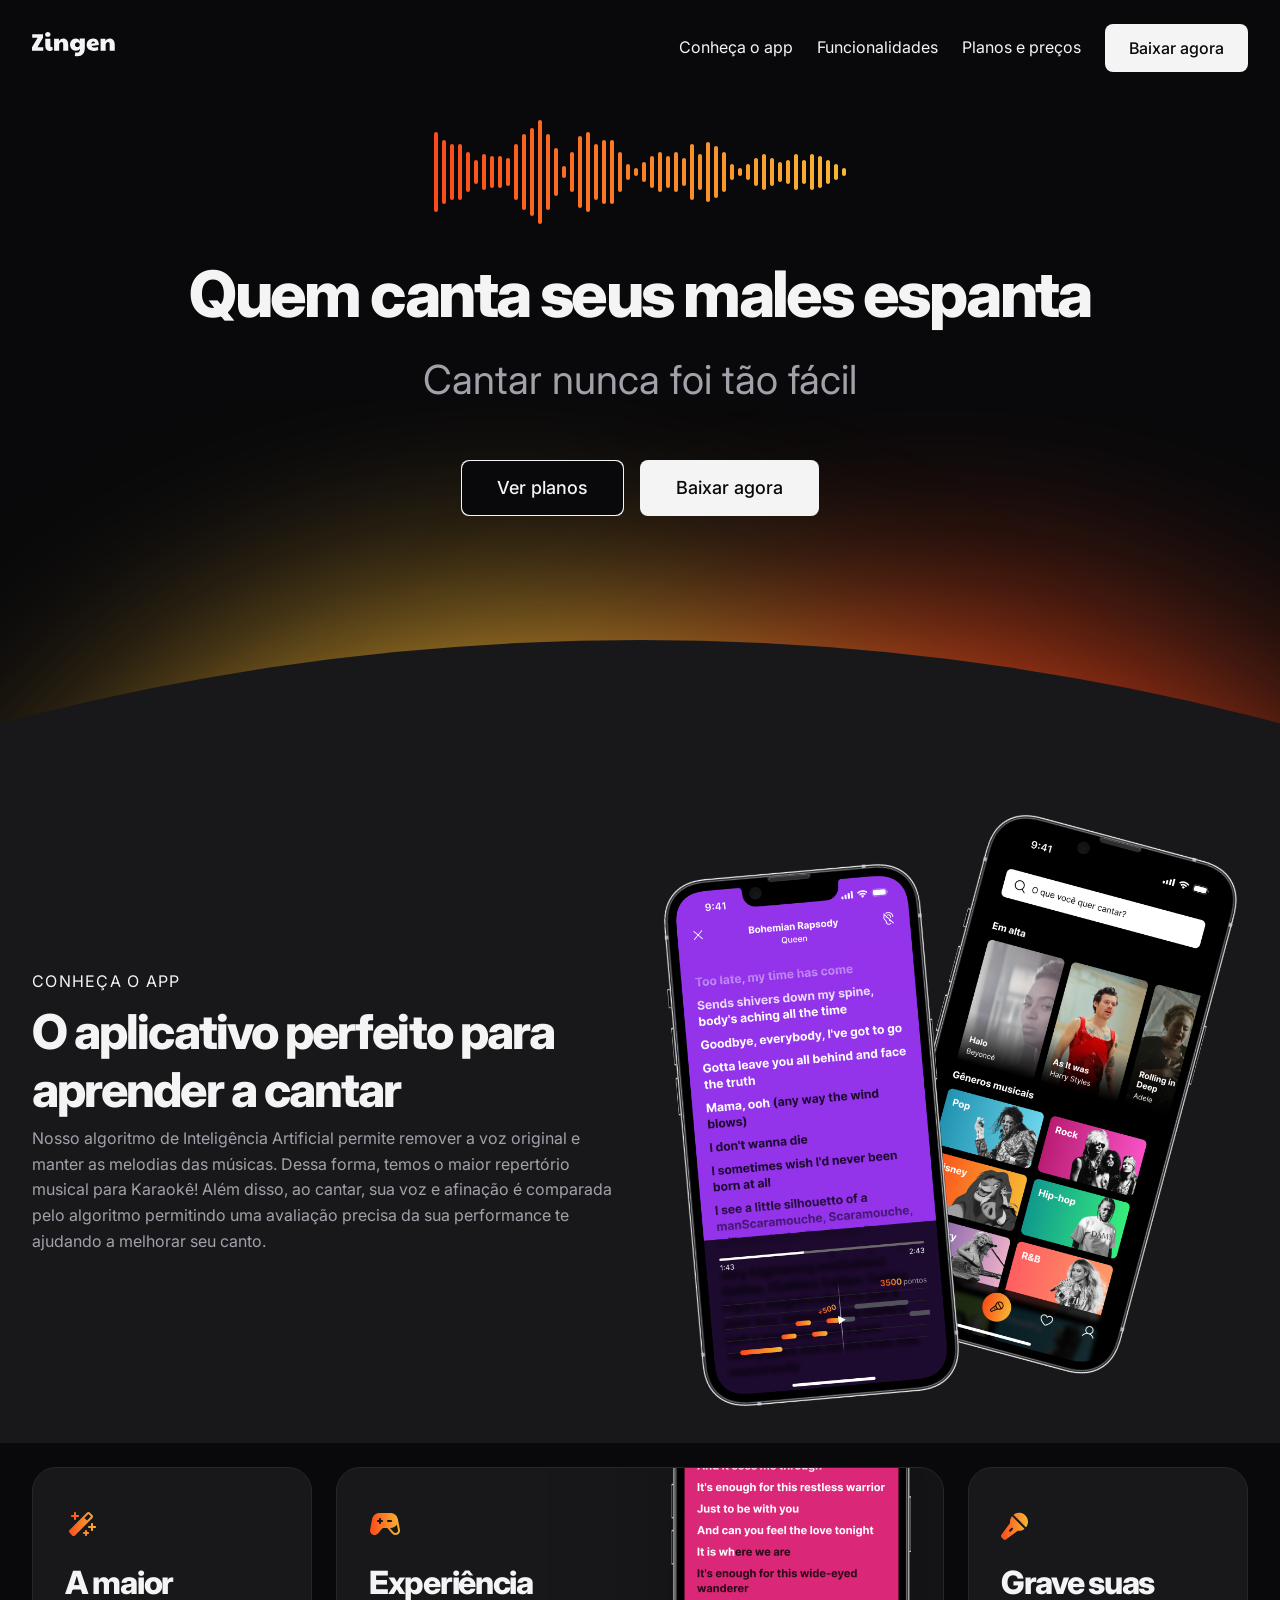
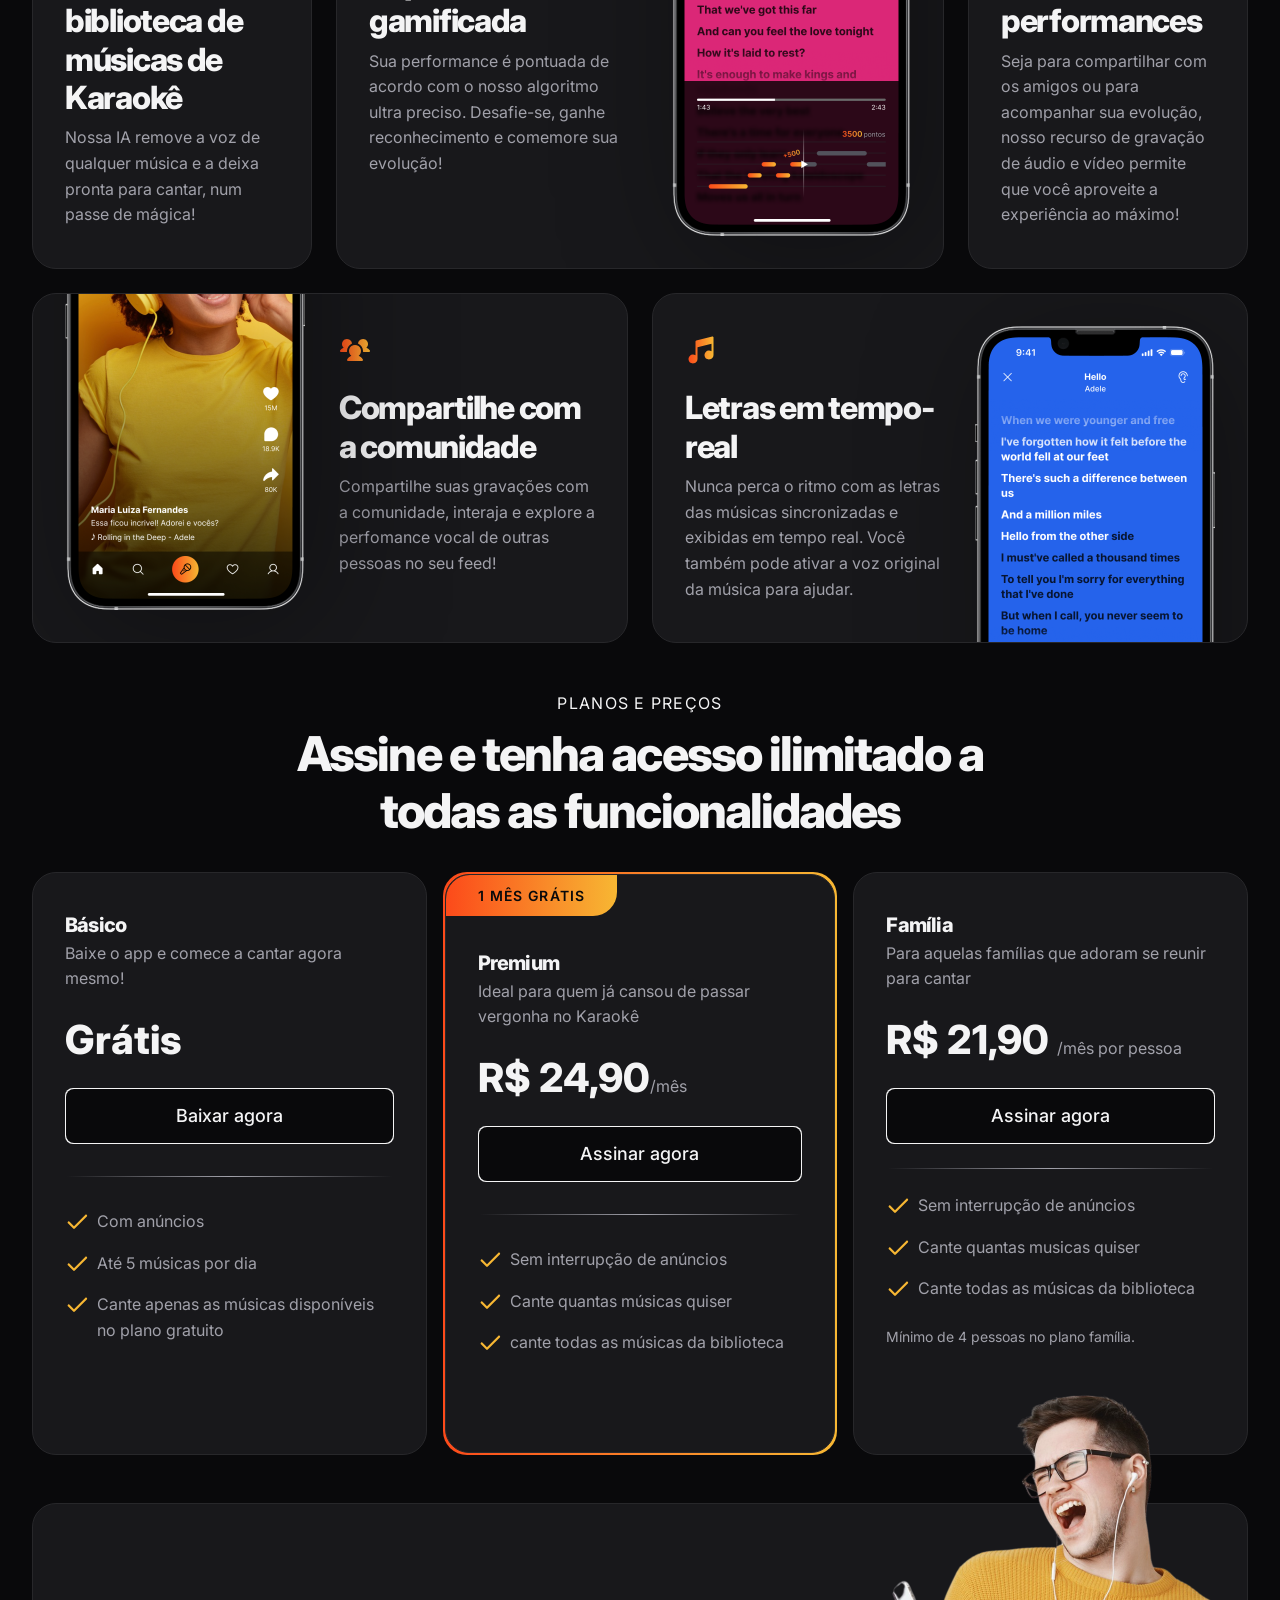
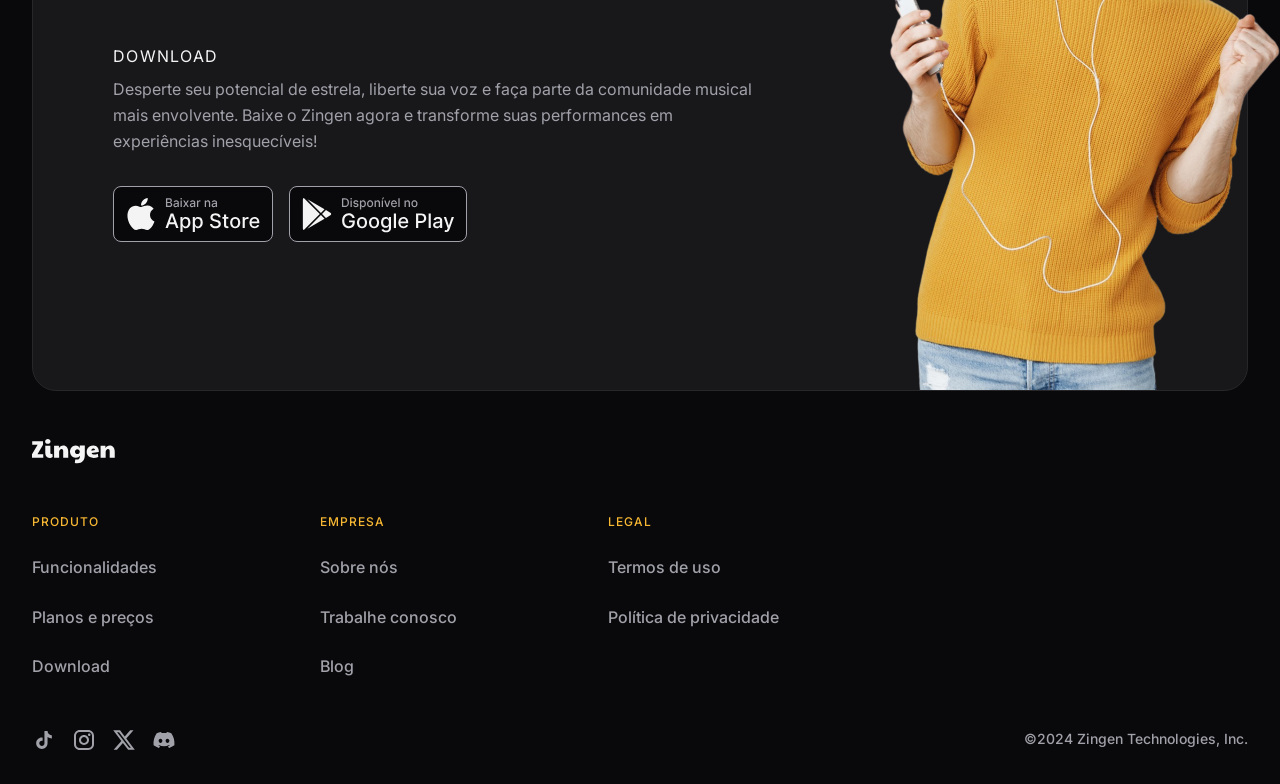
<file: zingen/index.html>
<!DOCTYPE html>
<html lang="pt-BR">

<head>
    <link rel="preconnect" href="https://fonts.googleapis.com">
    <link rel="preconnect" href="https://fonts.gstatic.com" crossorigin>

    <meta charset="UTF-8">

    <meta name="viewport" content="width=device-width, initial-scale=1.0">
    <title>Zingen - Karaokê</title>

    <link rel="stylesheet" href="styles/index.css">
    <link
        href="https://fonts.googleapis.com/css2?family=Alice&family=Archivo:ital,wght@0,100..900;1,100..900&family=Inter:ital,opsz,wght@0,14..32,100..900;1,14..32,100..900&family=Poppins:wght@400;700&family=Roboto:ital,wght@0,100..900;1,100..900&display=swap"
        rel="stylesheet">
</head>

<body>
    <header>
        <div class="container py-base">
            <nav class="flex items-center gap-1.5">
                <a href="#">
                    <img src="assets/logo.svg" alt="Logo Zingen">
                </a>

                <a href="#about" class="desktop-only">Conheça o app</a>
                <a href="#features" class="desktop-only">Funcionalidades</a>
                <a href="#pricing" class="desktop-only">Planos e preços</a>

                <a href="#download" class="btn btn-sm">Baixar agora</a>
            </nav>
        </div>
    </header>

    <section id="hero">
        <div class="container py-xl">
            <img src="assets/music-bars.svg" alt="">
            <h1>Quem canta seus males espanta</h1>
            <p>Cantar nunca foi tão fácil</p>

            <div class="buttons flex items-center gap-1">
                <a href="#pricing" aria-label="Ver planos" class="btn btn-md"></a>
                <a href="#download" class="btn btn-md">Baixar agora</a>
            </div>
        </div>
    </section>


    <section id="smartphones-img">
        <div class="container">
            <img src="assets/smartphones.png" alt="Imagem de dois celulares">
        </div>
    </section>

    <section id="about">
        <div class="container even-columns py-xl items-center">
            <div>
                <header>
                    <strong>Conheça o app</strong>
                    <h2>O aplicativo perfeito para aprender a cantar</h2>
                </header>
                <p>
                    Nosso algoritmo de Inteligência Artificial permite remover a voz original e manter as melodias das
                    músicas. Dessa forma, temos o maior repertório musical para Karaokê! Além disso, ao cantar, sua voz
                    e afinação é comparada pelo algoritmo permitindo uma avaliação precisa da sua performance te
                    ajudando a melhorar seu canto.
                </p>
            </div>
            <div>
                <img class="desktop-only" src="assets/smartphones.png" alt="">
            </div>
        </div>
    </section>

    <section id="features">
        <div class="cards container py-xl grid gap-1.5">
            <div class="card py-lg px-large">
                <img src="assets/icons/MagicWand.svg" alt="Varinha mágica">
                <h3>A maior biblioteca de músicas de Karaokê</h3>
                <p>Nossa IA remove a voz de qualquer música e a deixa pronta para cantar, num passe de mágica!</p>
            </div>

            <div class="card py-lg px-large">
                <div>
                    <img src="assets/icons/GameController.svg" alt="Controle de ps">
                    <h3>Experiência gamificada</h3>
                    <p>Sua performance é pontuada de acordo com o nosso algoritmo ultra preciso. Desafie-se, ganhe
                        reconhecimento e comemore sua evolução!</p>
                </div>
                <img class="desktop-only" src="assets/Tela 2.png" alt="">
            </div>

            <div class="card py-lg px-large">
                <img src="assets/icons/MicrophoneStage.svg" alt="">
                <h3>Grave suas performances</h3>
                <p>Seja para compartilhar com os amigos ou para acompanhar sua evolução, nosso recurso de gravação de
                    áudio e vídeo permite que você aproveite a experiência ao máximo!</p>
            </div>

            <div class="card py-lg px-large">
                <div>
                    <img src="assets/icons/UsersThree.svg" alt="">
                    <h3>Compartilhe com a comunidade</h3>
                    <p>Compartilhe suas gravações com a comunidade, interaja e explore a perfomance vocal de outras
                        pessoas no seu feed!</p>
                </div>
                <img class="desktop-only" src="assets/Tela 1.png" alt="">
            </div>

            <div class="card py-lg px-large">
                <div>
                    <img src="assets/icons/MusicNotes.svg" alt="">
                    <h3>Letras em tempo-real</h3>
                    <p>Nunca perca o ritmo com as letras das músicas sincronizadas e exibidas em tempo real. Você também
                        pode ativar a voz original da música para ajudar.</p>
                </div>
                <img class="desktop-only" src="assets/Tela 3.png" alt="">
            </div>

        </div>
    </section>

    <section id="pricing">
        <div class="container py-xl">
            <header>
                <strong>Planos e preços</strong>
                <h2>Assine e tenha acesso ilimitado a todas as funcionalidades</h2>
            </header>

            <div class="cards even-columns">
                <div class="card py-lg px-large">
                    <h3>Básico</h3>
                    <p>Baixe o app e comece a cantar agora mesmo!</p>
                    <zin-pricing>Grátis</zin-pricing>
                    <a href="#download" class="btn btn-md" aria-label="Baixar agora"></a>

                    <div class="separator"></div>
                    <ul role="list" class="grid gap-1">
                        <li>Com anúncios</li>
                        <li>Até 5 músicas por dia</li>
                        <li>Cante apenas as músicas disponíveis no plano gratuito</li>
                    </ul>
                </div>

                <div class="premium">
                    <div class="card py-lg px-large">
                        <span>1 mês grátis</span>
                        <h3>Premium</h3>
                        <p>Ideal para quem já cansou de passar vergonha no Karaokê</p>
                        <zin-pricing>R$ 24,90<small>/mês</small></zin-pricing>
                        <a href="#download" class="btn btn-md" aria-label="Assinar agora"></a>

                        <div class="separator"></div>
                        <ul role="list" class="grid gap-1">
                            <li>Sem interrupção de anúncios</li>
                            <li>Cante quantas músicas quiser</li>
                            <li>cante todas as músicas da biblioteca</li>
                        </ul>
                    </div>
                </div>

                <div class="card py-lg px-large">
                    <h3>Família</h3>
                    <p>Para aquelas famílias que adoram se reunir para cantar</p>
                    <zin-pricing>R$ 21,90 <small>/mês por pessoa</small></zin-pricing>
                    <a href="#" class="btn btn-md" aria-label="Assinar agora"></a>

                    <div class="separator"></div>
                    <ul role="list" class="grid gap-1">
                        <li>Sem interrupção de anúncios</li>
                        <li>Cante quantas musicas quiser</li>
                        <li>Cante todas as músicas da biblioteca</li>
                    </ul>

                    <small>Mínimo de 4 pessoas no plano família.</small>
                </div>
            </div>
        </div>
    </section>

    <section id="download">
        <div class="container py-xl">
            <div class="card px-lg even-coumns items-center">
                <div>
                    <header>
                        <strong>download</strong>
                        <h2></h2>
                    </header>
                    <p>
                        Desperte seu potencial de estrela, liberte sua voz e faça parte da comunidade musical mais envolvente. Baixe o Zingen agora e transforme suas performances em experiências inesquecíveis!
                    </p>

                    <div class="buttons flex gap-1">
                        <a href="#">
                            <img src="assets/icons/button-appstore.svg" alt="">
                        </a>
                        <a href="#">
                            <img src="assets/icons/button-playstore.svg" alt="Baixar da Apple Strore">

                        </a>
                    </div>
                </div>
                <img src="assets/rapaz-ouvindo-musica-com-fones-de-ouvido-e-cantando-no-aplicativo-de-karaoke-removebg 1.png" alt="Baixar da play store">
            </div>
        </div>
    </section>

    <footer>
        <div class="container py-xl grid">
            <img src="assets/logo.svg" alt="">
            <section class="grid top">
            <nav class="even-columns">
                <ul role="list" class="grid gap-1.5">
                    <li class="title">Produto</li>
                    <li>
                        <a href="#features">Funcionalidades</a>
                    </li>
                    <li>
                        <a href="#pricing">Planos e preços</a>
                    </li>
                    <li>
                        <a href="#download">Download</a>
                    </li>
                </ul> 

                <ul role="list" class="grid gap-1.5">
                    <li class="title">Empresa</li>
                    <li>
                        <a href="#about">Sobre nós</a>
                    </li>
                    <li>
                        <a href="#">Trabalhe conosco</a>
                    </li>
                    <li>
                        <a href="#">Blog</a>
                    </li>
                </ul>

                <ul role="list" class="grid gap-1.5">
                    <li class="title">Legal</li>
                    <li>
                        <a href="#">Termos de uso</a>
                    </li>
                    <li>
                        <a href="#">Política de privacidade</a>
                    </li>
                </ul>
            </nav>
            </section>

            <section class="bottom flex gap-1.5">
                <div class="flex gap-1 5">
                    <a href="#" class="social" aria-label="tiktok"></a>
                    <a href="#" class="social" aria-label="instagram"></a>
                    <a href="#" class="social" aria-label="twitter"></a>
                    <a href="#" class="social" aria-label="discord"></a>
                </div>
                <span class="copy">©2024 Zingen Technologies, Inc.</span>
            </section>
        </div>
    </footer>
</body>

</html>
</file>
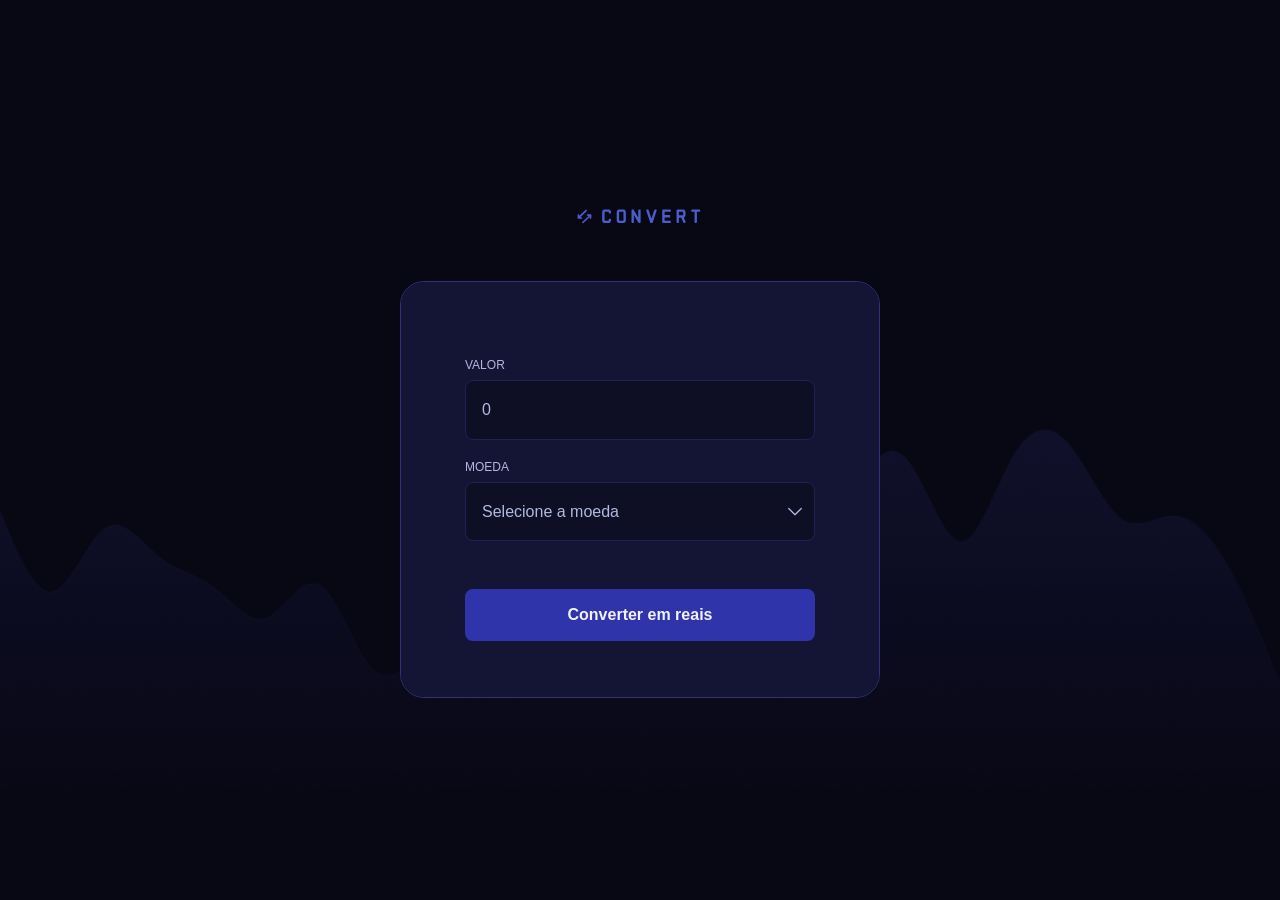
<file: JavaScript/convert-template/index.html>
<!DOCTYPE html>
<html lang="pt-BR">
  <head>
    <meta charset="UTF-8" />
    <meta name="viewport" content="width=device-width, initial-scale=1.0" />

    <link rel="preconnect" href="https://fonts.googleapis.com" />
    <link rel="preconnect" href="https://fonts.gstatic.com" crossorigin />

    <link
      href="https://fonts.googleapis.com/css2?family=IBM+Plex+Mono&family=Roboto:wght@400;500;700&display=swap"
      rel="stylesheet"
    />

    <link rel="stylesheet" href="styles.css" />

    <title>Convert</title>
  </head>
  <body>
    <img src="img/logo.svg" alt="Convert logo" />

    <main>
      <form>
        <label for="amount">valor</label>
        <input type="text" name="amount" id="amount" placeholder="0" required />

        <label for="currency">moeda</label>
        <select name="currency" id="currency" required>
          <option value="" disabled selected hidden>Selecione a moeda</option>
          <option value="USD">Dólar Americano</option>
          <option value="EUR">Euro</option>
          <option value="GBP">Libra Esterlina</option>
        </select>

        <button type="submit">Converter em reais</button>
      </form>

      <footer>
        <span id="description">US$ 1 = R$ 4,86</span>
        <h1 id="result">486,00 Reais</h1>
      </footer>
    </main>

    <script src="script.js"></script>
  </body>
</html>
</file>
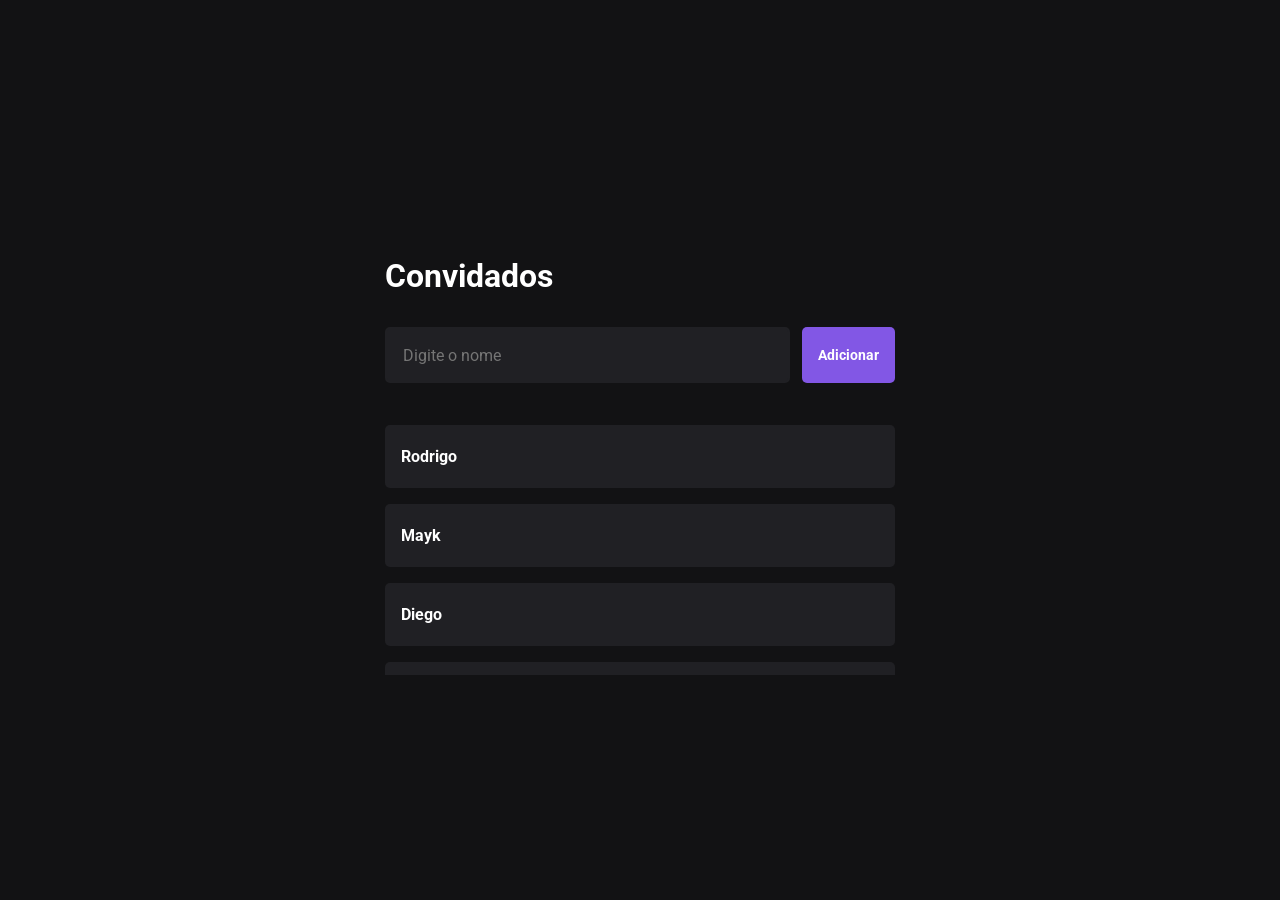
<file: JavaScript/DOM/index.html>
<!DOCTYPE html>
<html lang="en">
  <head>
    <meta charset="UTF-8" />
    <meta name="viewport" content="width=device-width, initial-scale=1.0" />

    <link rel="stylesheet" href="styles.css" />

    <title>Aulas de Javascript</title>
  </head>
  <body>
    <main>
      <h1>Convidados</h1>

      <form>
        <input type="text" placeholder="Digite o nome" id="name" />
        <button type="submit" id="btn" class="button">Adicionar</button>
      </form>

      <ul>
        <li id="guest-1" class="guest">
          <span>Rodrigo</span>
        </li>

        <li id="guest-2" class="guest">
          <span>Mayk</span>
        </li>

        <li id="guest-2" class="guest">
          <span>Diego</span>
        </li>

        <li id="guest-2" class="guest">
          <span>Tamires</span>
        </li>

        <li id="guest-2" class="guest">Lara</li>

        <li id="guest-2" class="guest">
          <span>Vini</span>
        </li>
        <li id="guest-2" class="guest">
          <span>Rennan</span>
        </li>
      </ul>
    </main>

    <script src="script.js"></script>
  </body>
</html>
</file>
<file: CSS_GRID/style.css>
#app {
    display: grid;
    grid-template-columns: repeat(6, 1fr);
}

#app > div {
    border: 1px solid red;
}
span {
    border: 1px solid blue;
}
</file>
<file: Projeto-portalNotícias/CSS/index.css>
@import url(global.css);
@import url(header.css);
@import url(utility.css);
@import url(sections.css);
</file>
<file: Projeto-Receita/style.css>
* {
    margin: 0;
    padding: 0;
}
:root {
    font-family: "Alice", serif;
    font-size: 16px;
    color: #573A37;
}

body {
    background-image: url(assets/image-bg.jpg);
    background-size: cover;
}
#page {
    box-sizing: border-box;
    width: 800px;
    padding: 24px;
    background-color: #F0E8C2;
    border-radius: 24px;
    margin: 48px auto;

}
img {
    border-radius: 16px;
}
main {
    padding: 24px;
}
section + section{
    margin-top: 24px;
}
#about p + p{
    margin-top: 12px;
}
h1{
    line-height: 140%;
    font-size: 40px;
}
h2 {
    font-size: 24px;
}

h1, h2 {
    color: #291B1A;
    margin-bottom: 4px;
    line-height: 150%;
}
ul {
    padding-left: 24px;
}
footer {
    color: #F0E8C2;
    text-align: center;
    padding-bottom: 48px;
}
footer img {
    vertical-align: middle;
}
</file>
<file: Projeto-Refund/assets/styles.css>
* {
  margin: 0;
  padding: 0;
  box-sizing: border-box;
}

:root {
  font-family: "Open Sans", sans-serif;
  font-size: 16px;
}

::-webkit-scrollbar {
  width: 0.5rem;
}

::-webkit-scrollbar-track {
  background-color: transparent;
}

::-webkit-scrollbar-thumb {
  background: #e4ece9;
}

body {
  width: 100%;
  height: 100vh;

  background-color: #e4ece9;

  display: flex;
  flex-direction: column;
  align-items: center;

  color: #1f2523;
}

.logo {
  margin: 3rem 0 2rem;
}

main section {
  display: flex;
  flex: 1;
  gap: 1.25rem;
  padding-bottom: 2rem;
}

form {
  background-color: #f9fbfa;
  border-radius: 1rem;
  padding: 2.5rem;
  max-width: 462px;

  display: flex;
  flex-direction: column;
}

form h1 {
  font-size: 1.25rem;
}

form p {
  font-size: 0.87rem;
  color: #4d5c57;
  margin: 0.75rem 0 2.5rem;
}

fieldset {
  border: none;
  display: flex;
}

fieldset legend {
  text-transform: uppercase;
  font-size: 0.62rem;
  color: #4d5c57;
  margin-bottom: 0.5rem;
}

fieldset:focus-within legend {
  color: #1f8459;
  font-weight: 700;
}

input,
select {
  flex: 1;
  height: 3rem;
  border-radius: 0.5rem;
  border: 1px solid #cdd5d2;
  padding: 0 1rem;
  font-size: 0.87rem;
  color: #1f2523;
  background-color: transparent;
  outline: none;
}

select {
  appearance: none;
  background-image: url(img/chevron-down.svg);
  background-repeat: no-repeat;
  background-position: right 0.7rem top 50%;
  background-size: 1.25rem auto;
}

input::placeholder,
select:invalid {
  color: #4d5c57;
}

input:focus,
select:focus {
  border: 1.5px solid #1f8459;
}

.inputs-row {
  display: flex;
  flex: 1;

  gap: 1rem;
  margin-top: 1rem;
}

.inputs-row fieldset:first-child {
  flex: 1;
}

.inputs-row fieldset:last-child input {
  max-width: 154px;
}

form button {
  height: 3rem;
  border-radius: 0.5rem;
  border: none;
  font-size: 0.87rem;
  color: #ffffff;
  background-color: #1f8459;
  font-weight: 700;
  padding: 1rem 1.25rem;
  cursor: pointer;

  transition: background-color 0.2s;
}

button:hover {
  background-color: #2cb178;
}

form button:last-child {
  margin-top: 2rem;
}

aside {
  background-color: #f9fbfa;
  border-radius: 1rem;
  padding: 2.5rem;
  max-width: 462px;

  min-width: 600px;
}

aside header {
  display: flex;
  justify-content: space-between;

  border-bottom-width: 1px;
  border-bottom-style: solid;
  border-bottom-color: #e4ece9;
  padding-bottom: 1.5rem;
  margin-bottom: 1.5rem;
}
aside header p {
  color: #4d5c57;
  font-weight: 400;
  font-size: 1rem;
}

aside header p span {
  color: #4d5c57;
  font-weight: 400;
  font-size: 0.87rem;
}

aside header p i {
  color: #cdd5d2;
  margin: 0 0.5rem;
  font-style: normal;
}

aside header h2 {
  font-size: 1rem;
  color: #1f2523;
}

aside header small {
  color: #4d5c57;
  font-weight: 400;
  font-size: 0.75rem;
  margin-right: 0.25rem;
}

aside ul {
  list-style: none;
  display: flex;
  flex-direction: column;
  gap: 1rem;

  max-height: 310px;
  min-height: 310px;

  overflow-y: scroll;
}

.expense {
  display: flex;
  align-items: center;
  height: 38px;
}

.expense img:first-child {
  width: 2rem;
  height: 2rem;

  margin-right: 0.75rem;
}

.expense > div {
  display: flex;
  flex-direction: column;
  flex: 1;
}

.expense-info strong {
  font-size: 0.87rem;
  color: #1f2523;
}

.expense-info span {
  font-size: 0.75rem;
  color: #4d5c57;
}

.expense-amount {
  font-size: 0.87rem;
  color: #1f2523;
  font-weight: 600;
}

.expense-amount small {
  font-size: 0.75rem;
  color: #4d5c57;
  font-weight: 400;
  margin-right: 0.25rem;
}

.remove-icon {
  height: 1rem;
  margin-left: 0.5rem;

  cursor: pointer;
  transition: opacity 0.2s;
}

.remove-icon:hover {
  opacity: 0.7;
}

@media (min-width: 1100px) {
  form {
    max-height: 428px;
  }
}

@media (max-width: 1100px) {
  :root {
    font-size: 14px;
  }

  main,
  aside {
    min-width: 100%;
  }

  main section {
    flex-direction: column;
    width: 100%;

    padding: 1.5rem;
  }

  main section form {
    min-width: 100%;
  }

  main section aside ul {
    width: 100%;
    height: auto;
    overflow: auto;
  }
}

@media (max-width: 620px) {
  .inputs-row {
    flex-direction: column;
  }

  .inputs-row fieldset:last-child input {
    max-width: auto;
    min-width: 100%;
  }

  aside header {
    flex-direction: column;
    align-items: center;
  }
}
</file>
<file: projeto-travelgam/styles/index.css>
@import url(global.css);
@import url(nav.css);
@import url(header.css);
@import url(main.css);
@import url(footer.css);
</file>
<file: Quicklist/assets/styles.css>
* {
    margin: 0;
    padding: 0;
    box-sizing: border-box;
}

:root {
    --background-primary: #F4F5FB;
    --background-secondary: #FFFFFF;

    --color-brand: #CA3884;
    --color-brand-hover: #A52C6B;
    --color-danger: #C93847;

    --content-primary: #080B12;
    --content-secondary: #374151;
    --content-tertiary: #9CA3AF;
    --always-white: #FFFFFF;

    --border-primary: #D1D5DB;
    --border-hover: #B9C2D0;
    
    --font-family: 'Inter', sans-serif;
    --font-logo: bold 26px'Sora', sans-serif;
    --font-title: bold 24px/32px var(--font-family);
    --font-label: 600 16px/20px var(--font-family);
    --font-paragraph: 500 16px/20px var(--font-family);
    --font-link: 500 14/16px var(--font-family);
}

body {
    background-color: var(--background-primary);
}

header {
    display: flex;
    justify-content: center;
    align-items: center;
    gap: 7px;
    margin: 20px 0 30px;

    & h1 {
        font: var(--font-logo) ;
        color: var(--content-secondary);
        letter-spacing: -2%;
    }
}

main {
    display: flex;
    flex-direction: column;
    max-width: 620px;
    margin: 0 auto;
    padding: 0 20px;
   


    & #back a {
        margin-bottom: 16px;
        text-decoration: none;
        color: inherit;
        display: flex;
        align-items: center;
        color: var(--color-brand);

        & button {
            all: unset;
            display: flex;
            cursor: pointer;
            color: var(--color-brand);
        }
    }

    & #title-page {
        margin-bottom: 24px;
        font: var(--font-title);
        color: var(--content-primary);
    }

}

#add-item form{
        display: flex;
        gap: 12px;
        margin-bottom: 32px;
}
input {
    flex: 1;
    font-size: 16px;
    color: var(--content-tertiary);
    border: 2px solid #D1D5DB;
    background-color: var(--background-secondary);
    padding: 10px 16px;
    border-radius: 12px;
}

.submit {
    background-color: var(--color-brand);
    border-radius: 12px;
    font: var(--font-label);
    color: var(--always-white);
    padding: 10px;
    border: none;
    cursor: pointer;
}
.itemsList {
    list-style: none;
    display: flex;
    flex-direction: column;
    gap: 12px;
}

.item {
    display: flex;
    border-radius: 12px;
    font: var(--font-paragraph);
    color: var(--content-secondary);
    padding: 10px;
    background-color: var(--background-secondary);
    align-items: center;
    justify-content: space-between;
    padding: 16px 24px;

    & .checkbox-wrapper {
        display: flex;
        align-items: center;
        gap: 12px;
    }

    & .delete-btn {
    all: unset;
    cursor: pointer;
    display: flex;
    align-items: center;
    justify-content: center;
    }    
}

.alert {
    display: flex;
    align-items: center;
    justify-content: space-between;
    background-color: var(--color-danger);
    color: var(--always-white);
    font: var(--font-label);
    padding: 16px 24px;
    margin-top: 32px;
    border-radius: 12px;
}
.hidden {
    display: none;
}

@media (max-width: 480px){
    main{
        padding: 0 16px;
    }

    #add-item form {
        flex-direction: column;
    }

    .submit {
        width: 100%;
    }
}
</file>
<file: Sorteador_de_numeros/assets/styles.css>
* {
    margin: 0;
    padding: 0;
    box-sizing: border-box;
}

:root {
    --content-primary: #FFFFFF;
    --content-secondary: #C7C9CC;
    --content-tertiary: #D9D9D9;
    --content-brand: #C58DE7;
    --color-inverse: #030203;

    --background-primary: #020202;
    --background-secondary: #111012;
    --background-tertiary: #24222E;
    --background-brand: #C58ED7;
    --background-gray: #3D3D3D;

    --accent-pink: #D586E0;
    --accent-blue: #91A1FA;
    --accent-green: #77C0AF;
    --accent-lime: #D1DC97;
    --accent-red: #E9A9B3;

    --grandient-border: linear-gradient(to right,
            #77C0AF 0%,
            #D1DC97 14.84%,
            #E9A9B3 32.15%,
            #D586E0 65.79%,
            #91A1FA 84.58%);
    --grandient-background: linear-gradient(to right,
            #D586E0 0%,
            #91A1FA 98.93%);
    --gradient-content: linear-gradient(to right,
            #C7C9CC 0%,
            #3D3D3D 100%);

    --ff-Sora: "Sora", sans-serif;
    --ff-Roboto-Mono: "Roboto Mono", sans-serif;
    --ff-Roboto-Flex: "Roboto Flex", sans-serif;
}

body {
    background-image: url(../assets/img/background-img.png);
    background-color: var(--background-primary);
    padding: 2.5rem 5rem;
    max-width: 1440px;
    margin: 0 auto;
}

header {
    display: flex;
    align-items: flex-start;
    gap: 0.6875rem;
    font-size: 1.5rem;
    line-height: 130%;
    font-weight: 800;
    margin-top: 50px;
    background: var(--content-primary);
    -webkit-background-clip: text;
    -webkit-text-fill-color: transparent;


    & img {
        height: 2.125rem;
    }

    & span {
        font-family: var(--ff-Sora);
        text-transform: uppercase;
    }

}

.container {
    display: flex;
    justify-content: space-between;
    max-width: 1098px;
    gap: 108px;
    margin-top: 80px;


    & .container-left {
        h5 {
            font-size: 1rem;
            font-family: var(--ff-Roboto-Mono);
            text-transform: uppercase;
            font-weight: 700;
            line-height: 130%;
            margin-bottom: 12px;

            background: var(--gradient-content);
            -webkit-background-clip: text;
            -webkit-text-fill-color: transparent;

        }

        h1 {
            font-family: var(--ff-Sora);
            font-size: 4.5rem;
            font-weight: 800;
            text-transform: uppercase;
            line-height: 130%;
            margin-bottom: 38px;

            background: var(--content-primary);
            -webkit-background-clip: text;
            -webkit-text-fill-color: transparent;
        }

        & .conteudo {
            max-width: 358px;
        }

        & .primeira {
            display: flex;
            gap: 8px;

            & img {
                width: 20px;
                height: 20px;
            }
        }

        & .segunda {
            display: flex;
            margin-top: 36px;
            gap: 8px;

            & img {
                width: 20px;
                height: 20px;
            }
        }

        & .icone-perfil {
            height: 1.25rem;
            width: 1.25rem;

        }

        & .title {
            font-family: var(--ff-Roboto-Flex);
            line-height: 150%;
            font-weight: 500;
            font-size: 0.875rem;

            background: var(--content-brand);
            -webkit-background-clip: text;
            -webkit-text-fill-color: transparent;
        }

        & .answer {
            font-family: var(--ff-Roboto-Flex);
            font-size: 0.75rem;
            line-height: 150%;
            font-weight: 500;

            background: var(--content-secondary);
            -webkit-background-clip: text;
            -webkit-text-fill-color: transparent;
        }
    }

    & .container-right {
        fieldset, .form-fieldset, .hidde {
            width: 100%;
            min-width: 400px;
            
        }
        fieldset {
            border: none;
            padding: 0;
            margin: 0;
        }

        & legend {
            font-family: var(--ff-Roboto-Flex);
            font-size: 1.25rem;
            font-weight: 700;
            line-height: 150%;

            background: var(--content-primary);
            -webkit-background-clip: text;
            -webkit-text-fill-color: transparent;
        }

        & p {
            font-family: var(--ff-Roboto-Flex);
            font-size: 1rem;
            line-height: 150%;
            font-weight: 500;

            background: var(--content-secondary);
            -webkit-background-clip: text;
            -webkit-text-fill-color: transparent;
        }

        & .checkbox-group {
            & label {
                background: var(--content-primary);
                -webkit-background-clip: text;
                -webkit-text-fill-color: transparent;

                font-family: var(--ff-Roboto-Mono);
                font-size: 12px;
            }
        }

        & .inputs-wrapper {
            display: flex;
            gap: 12px;
            margin-top: 40px;
            margin-bottom: 20px;


            & .input-group {
                display: flex;
                flex-direction: column;
                gap: 8px;



                & label {
                    font-family: var(--ff-Roboto-Flex);
                    font-size: 1.25rem;
                    line-height: 150%;
                    text-transform: uppercase;

                    background: #C7C9CC;
                    -webkit-background-clip: text;
                    -webkit-text-fill-color: transparent;
                }

                & input {
                    display: flex;
                    align-items: center;
                    justify-content: center;
                    text-align: center;

                    font-family: var(--ff-Sora);
                    font-size: 2rem;
                    color: #FFFFFF;
                    width: 700;
                    line-height: 130%;
                    text-transform: uppercase;
                    background: var(--background-secondary);
                    border: none;

                    border-radius: 8px;
                    width: 86px;
                    height: 86px;


                }


            }

        }

        & .checkbox-group {
            display: flex;
            margin-bottom: 40px;
            gap: 8px;
            text-align: center;

            & label {
                font-family: 'Inter', sans-serif;
                font-size: 12px;
                padding: 2px;
            }
        }

        & .btn-sortear {
            font-family: var(--ff-Roboto-Flex);
            font-size: 1.25rem;
            line-height: 150%;
            width: 700;
            text-transform: uppercase;
            color: #FFFFFF;

            display: flex;
            align-items: center;
            text-align: center;
            justify-content: center;

            width: 100%;
            height: 56px;
            border-radius: 8px;
            background-color: var(--background-tertiary);
            border: none;
            gap: 10px;
            cursor: pointer;
        }

        & input[type="checkbox"] {
            -webkit-appearance: none;
            appearance: none;

            width: 40px;
            height: 20px;
            background-color: #ccc;

            border-radius: 10px;
            position: relative;
            cursor: pointer;
        }

        input[type="checkbox"]::after {
            content: '';
            position: absolute;
            top: 2px;
            left: 2px;
            width: 16px;
            height: 16px;
            background-color: white;
            border-radius: 50%;
        }

        input[type="checkbox"]:checked {
            background-color: #8c52ff;
        }

        input[type="checkbox"]:checked::after {
            left: 22px;
        }

        & .hidde {
            display: none;
            width: 100%;
            max-width: 450px;
            & legend {
                text-transform: uppercase;
                display: flex;
                
            }

            & p {
                font-family: var(--ff-Roboto-Mono);
                text-transform: uppercase;                
            }

        }


    }
}

& #resultado-numeros {
    display: flex;
    gap: 12px;
    margin: 40px 0;
    align-items: center;
    justify-content: center;
    text-align: center;

    font-family: var(--ff-Roboto-Mono);
    font-size: 3rem;
    width: 700;
    background: var(--content-brand);
    -webkit-background-clip: text;
    -webkit-text-fill-color: transparent;


}
</file>
<file: testePratico/style.css>
* {
    margin: 0;
    padding: 0;
    box-sizing: border-box;
}
body {
    background-color: #F5F5F5;
    font: Arial, Helvetica, sans-serif;
}
.page {
    background-color: white;
    padding: 32px;
    border-radius: 16px;
}
.container {
    width: 100%;
    max-width: 900px;
    padding: 0 auto;
    margin: 0 auto;
    text-align: justify;
    box-shadow: 2px 2px 8px #655f5f;
}
.container img {
    width: 100%;
    padding: 32px 0;
}

h1, h2 {
    padding: 32px 0;
}

p {
    font-size: 20px;
    line-height: 1.5;
}
footer {
    padding: 24px 0;
    text-align: center;
    color: blueviolet;
}
</file>
<file: zingen/styles/index.css>
@import url(global.css);
@import url(utility.css);
@import url(buttons.css);
@import url(social.css);
@import url(header.css);
@import url(hero.css);
@import url(sections.css);
@import url(about.css);
@import url(cards.css);
@import url(features.css) (width >= 80em);
@import url(pricing.css);
@import url(download.css);
@import url(footer.css);
</file>
<file: JavaScript/convert-template/styles.css>
* {
  margin: 0;
  padding: 0;
  box-sizing: border-box;
}

:root {
  font-family: "Inter", sans-serif;
  font-size: 16px;
}

::-webkit-scrollbar {
  width: 8px;
}

::-webkit-scrollbar-track {
  background-color: #1f2151;
}

::-webkit-scrollbar-thumb {
  background-color: #2f3279;
}

body {
  width: 100%;
  min-height: 100vh;

  background-image: url("img/bg.png");
  background-size: contain;

  display: flex;
  align-items: center;
  justify-content: center;
  flex-direction: column;

  gap: 3.12rem;

  color: #f1f2f6;
}

main {
  max-width: 480px;
  width: 100%;
  border-radius: 1.5rem;

  border: 1px solid #2f3279;
  overflow-y: hidden;
}

form {
  background-color: #141534;

  display: flex;
  flex-direction: column;

  padding: 3.5rem 4rem;
}

label {
  font-size: 0.75rem;
  color: #b2b8de;
  text-transform: uppercase;
  margin-bottom: 0.5rem;
  margin-top: 1.25rem;
}

input,
select {
  outline: 0;

  color: #f1f2f6;
  border: 1px solid #1f2151;
  border-radius: 0.5rem;

  background-color: #0e0f25;
  padding: 1.25rem 1rem;

  font-family: "Inter", sans-serif;
  font-size: 1rem;
}

select {
  -moz-appearance: none;
  -webkit-appearance: none;
  appearance: none;

  background: url("img/chevron-down.svg") no-repeat;
  background-position: calc(100% - 0.75rem) center !important;
  background-color: #0e0f25;

  cursor: pointer;
  font-size: 1rem;
}

input::placeholder,
select:invalid,
option {
  color: #b2b8de;
}

input:focus,
select:focus {
  border: 1px solid #4a5dcd;
}

button {
  height: 3.25rem;

  background-color: #2f34ab;

  border: none;
  border-radius: 0.5rem;

  color: #f1f2f6;

  font-family: "Inter", sans-serif;
  font-size: 1rem;
  font-weight: 600;
  cursor: pointer;
  transition: background-color 0.2s;

  margin-top: 3rem;
  outline: 0;
}

button:hover {
  background-color: #4a5dcd;
}

button:focus {
  outline: 1.5px solid #4a5dcd;
}

footer {
  background-color: #1f2151;
  padding: 2.5rem;
  max-height: 196px;

  text-align: center;
  display: none;

  overflow-y: scroll;
}

.show-result {
  display: block;
}

footer span {
  color: #7d8dec;
  font-size: 1rem;
  font-family: "IBM Plex Mono", monospace;
  margin-bottom: 0.5rem;
  line-height: 1.25rem;
}

footer h1 {
  color: #f1f2f6;
  font-weight: 700;
  font-size: 2rem;
  line-height: 3rem;
  word-break: break-all;
}

@media (max-width: 768px){
  body { 
    gap: 2rem;
    
  }
}

@media (max-width: 480px) {
  form {
    padding: 2rem 1.5rem;
  }
  
  footer h1 {
    font-size: 1.5rem;
    line-height: 2rem;
  }
}
</file>
<file: JavaScript/DOM/styles.css>
@import url("https://fonts.googleapis.com/css2?family=Roboto:wght@400;700&display=swap");

* {
  margin: 0;
  padding: 0;
  box-sizing: border-box;
}

::-webkit-scrollbar {
  width: 4px;
}

::-webkit-scrollbar-track {
  background-color: #121214;
}

::-webkit-scrollbar-thumb {
  background-color: #8234e9;
}

body {
  width: 100vw;
  height: 100vh;
  background-color: #121214;

  display: flex;
  justify-content: center;
  align-items: center;
  flex-direction: column;

  font-family: "Roboto", sans-serif;

  padding: 32px;
}

h1,
h2 {
  color: #fff;
  margin: 32px 0;
}

form {
  min-width: 510px;
  display: flex;
  gap: 12px;
}

input {
  flex: 1;
  height: 56px;
  border-radius: 5px;
  border: 2px solid #202024;
  background-color: #202024;
  padding: 16px;
  color: #fff;
  font-size: 16px;

  font-family: "Roboto", sans-serif;
}

input:focus {
  outline: 0;
  border-color: #8234e9;
}

input:disabled {
  opacity: 0.5;
}

button {
  cursor: pointer;
}

.button {
  height: 56px;
  background-color: #8257e5;
  border-radius: 5px;
  border: none;
  color: #fff;
  font-size: 14px;
  font-weight: bold;

  padding: 0 16px;
  transition: background-color 0.2s;

  font-family: "Roboto", sans-serif;
}

.button:hover {
  background-color: #633bbc;
}

ul {
  list-style-type: none;
  margin-top: 42px;

  overflow-y: scroll;
  max-height: 250px;
}

.guest {
  color: #fff;
  font-size: 16px;
  background-color: #202024;

  margin-bottom: 16px;
  padding: 22px 16px;
  border-radius: 5px;

  font-family: "Roboto", sans-serif;
  font-weight: bold;

  display: flex;
  justify-content: space-between;
}

.button-icon {
  background: none;
  border: none;
  color: #555;

  transition: color 0.2s;
}

.button-icon:hover {
  color: #999;
}

@media (max-width: 420px) {
  form {
    flex-direction: column;
    min-width: 0;
  }
}

.input-error,
.input-error:focus {
  border-color: #e21a43;
}
</file>
